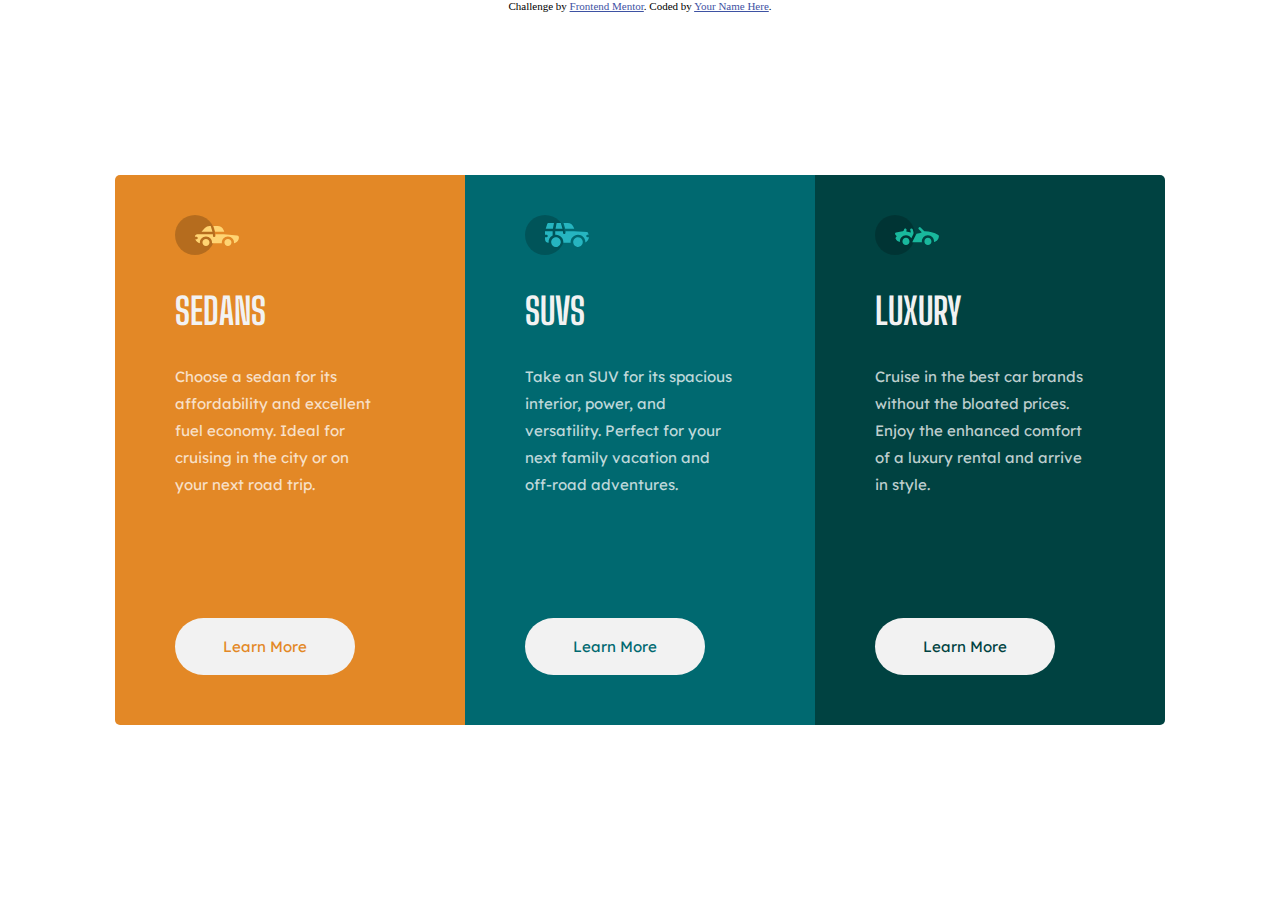
<file: 3-column-preview-card-component-main/index.html>
<!DOCTYPE html>
<html lang="en">
<head>
  <meta charset="UTF-8">
  <meta name="viewport" content="width=device-width, initial-scale=1.0">
  <link rel="icon" type="image/png" sizes="32x32" href="./images/favicon-32x32.png">
  <link rel="stylesheet" href="style/style.css">
  <title>Frontend Mentor | 3-column preview card component</title>
  <style>
    .attribution { font-size: 11px; text-align: center; }
    .attribution a { color: hsl(228, 45%, 44%); }
  </style>
</head>
<body>
  <div class="container">
    <main>
      <section class="sedans">
        <header>
          <img src="images/icon-sedans.svg" alt="sedans">
        </header>
        <h1>Sedans</h1>
        <p>
          Choose a sedan for its affordability and excellent fuel economy. Ideal for cruising in the city
          or on your next road trip.
        </p>
        <div class="button">
            <p id="sedan">Learn More</p>
        </div>
      </section>
      <section class="suvs">
        <header>
          <img src="images/icon-suvs.svg" alt="suvs">
        </header>
        <h1>SUVs</h1>         
        <p>
          Take an SUV for its spacious interior, power, and versatility. Perfect for your next family vacation
          and off-road adventures.
        </p>
        <div class="button">
          <p id="suv">Learn More</p>
        </div>
      </section>
      <section class="luxury">
        <header>
          <img src="images/icon-luxury.svg" alt="luxury">
        </header>
        <h1>Luxury</h1>
        <p>
          Cruise in the best car brands without the bloated prices. Enjoy the enhanced comfort of a luxury
          rental and arrive in style.
        </p>
        <div class="button">
          <p id="luxu">Learn More</p>
        </div>
      </section>
    </main>
  </div>
  <div class="attribution">
    Challenge by <a href="https://www.frontendmentor.io?ref=challenge" target="_blank">Frontend Mentor</a>. 
    Coded by <a href="#">Your Name Here</a>.
  </div>
</body>
</html>
</file>
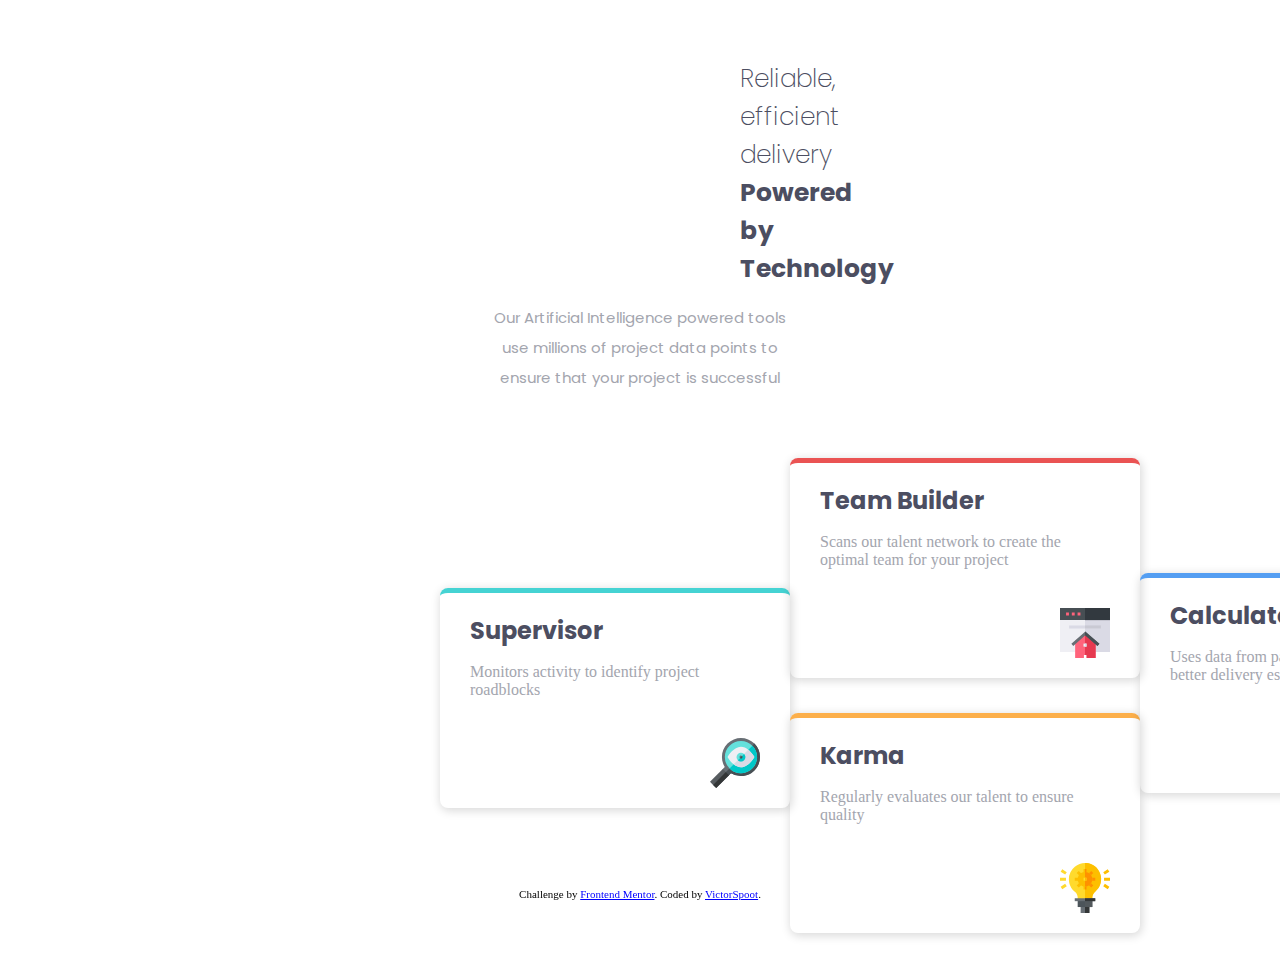
<file: four-card-feature-section-master/index.html>
<!DOCTYPE html>
<html lang="en">
<head>
  <meta charset="UTF-8">
  <meta name="viewport" content="width=device-width, initial-scale=1.0">
  <link rel="icon" type="image/png" sizes="32x32" href="./images/favicon-32x32.png">
  <link rel="stylesheet" type="text/css" href="css/style.css" media="screen and (min-width: 768px)">
  <link rel="stylesheet" type="text/css" href="css/style-mobile.css" media="screen and (max-width: 767px)">
  <link rel="stylesheet" href="css/landscape.css" media="screen and (orientation: landscape)">
  <title>Frontend Mentor | Four card feature section</title>
</head>
<body>
  
  <div class="container">
    <header>
      <h1>
        Reliable, efficient delivery
        <span>Powered by Technology</span>
      </h1>
      <p>
        Our Artificial Intelligence powered tools use millions of project data points
        to ensure that your project is successful
      </p>
    </header>
      <div class="card-container">
        <div class="card-supervisor card-box">
          <div class="texto-card">
            <h2>
              Supervisor
            </h2>
            <p>
              Monitors activity to identify project roadblocks
            </p>
          </div>
          <div class="icone-supervisor icone-box">

          </div>
        </div>
        <div class="card-builder card-box">
          <div class="texto-card">
            <h2>
              Team Builder
            </h2>
            <p>
              Scans our talent network to create the optimal team for your project
            </p>
          </div>
          <div class="icone-builder icone-box">

          </div>
        </div>
        <div class="card-karma card-box">
          <div class="texto-card">
            <h2>
              Karma
            </h2>
            <p>
              Regularly evaluates our talent to ensure quality
            </p>
          </div>
          <div class="icone-karma icone-box">

          </div>
        </div>
        <div class="card-calculator card-box">
          <div class="texto-card">
            <h2>
              Calculator
            </h2>
            <p>
              Uses data from past projects to provide better delivery estimates
            </p>
          </div>
          <div class="icone-calculator icone-box">

          </div>
        </div>
      </div>
  </div>
  <div class="attribuition">
      Challenge by <a href="https://www.frontendmentor.io?ref=challenge" target="_blank" rel="external">Frontend Mentor</a>.
      Coded by <a href="https://github.com/victorspoot" target="_blank" rel="external">VictorSpoot</a>.
  </div>
</body>
</html>
</file>
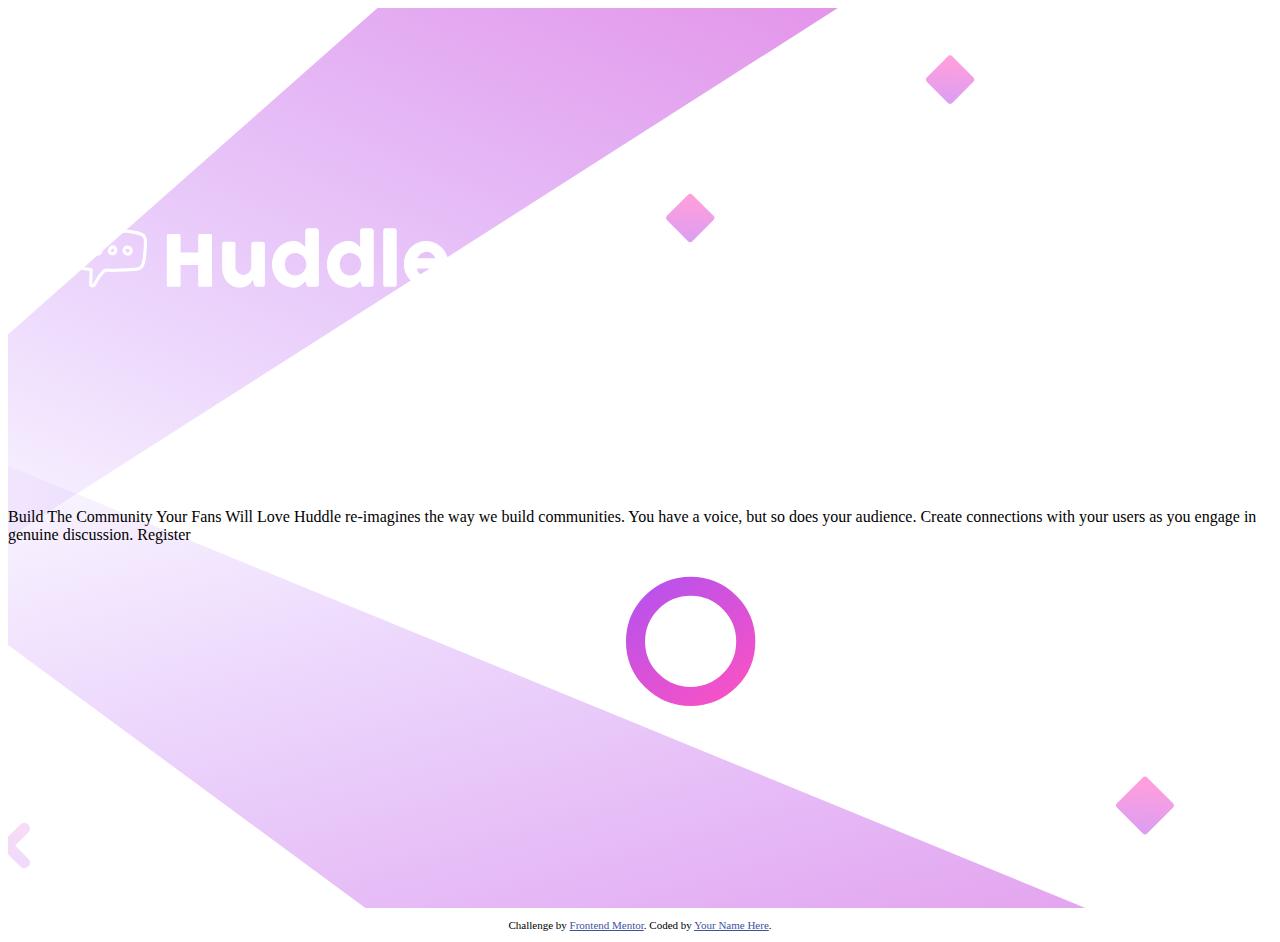
<file: huddle-landing-page-with-single-introductory-section-master/index.html>
<!DOCTYPE html>
<html lang="en">
<head>
  <meta charset="UTF-8">
  <meta name="viewport" content="width=device-width, initial-scale=1.0">
  <link rel="icon" type="image/png" sizes="32x32" href="./images/favicon-32x32.png">
  <title>Frontend Mentor | Huddle landing page with single introductory section</title>
  <link rel="stylesheet" href="CSS/style.css">
  <style>
    .attribution { font-size: 11px; text-align: center; }
    .attribution a { color: hsl(228, 45%, 44%); }
  </style>
</head>
<body>

  <div class="container">
    <div class="image-logo">

    </div>
    Build The Community Your Fans Will Love
    Huddle re-imagines the way we build communities. You have a voice, but so does your audience.
    Create connections with your users as you engage in genuine discussion.
    Register
  </div>

  <footer>
    <p class="attribution">
      Challenge by <a href="https://www.frontendmentor.io?ref=challenge" target="_blank">Frontend Mentor</a>. 
      Coded by <a href="#">Your Name Here</a>.
    </p>
  </footer>
</body>
</html>
</file>
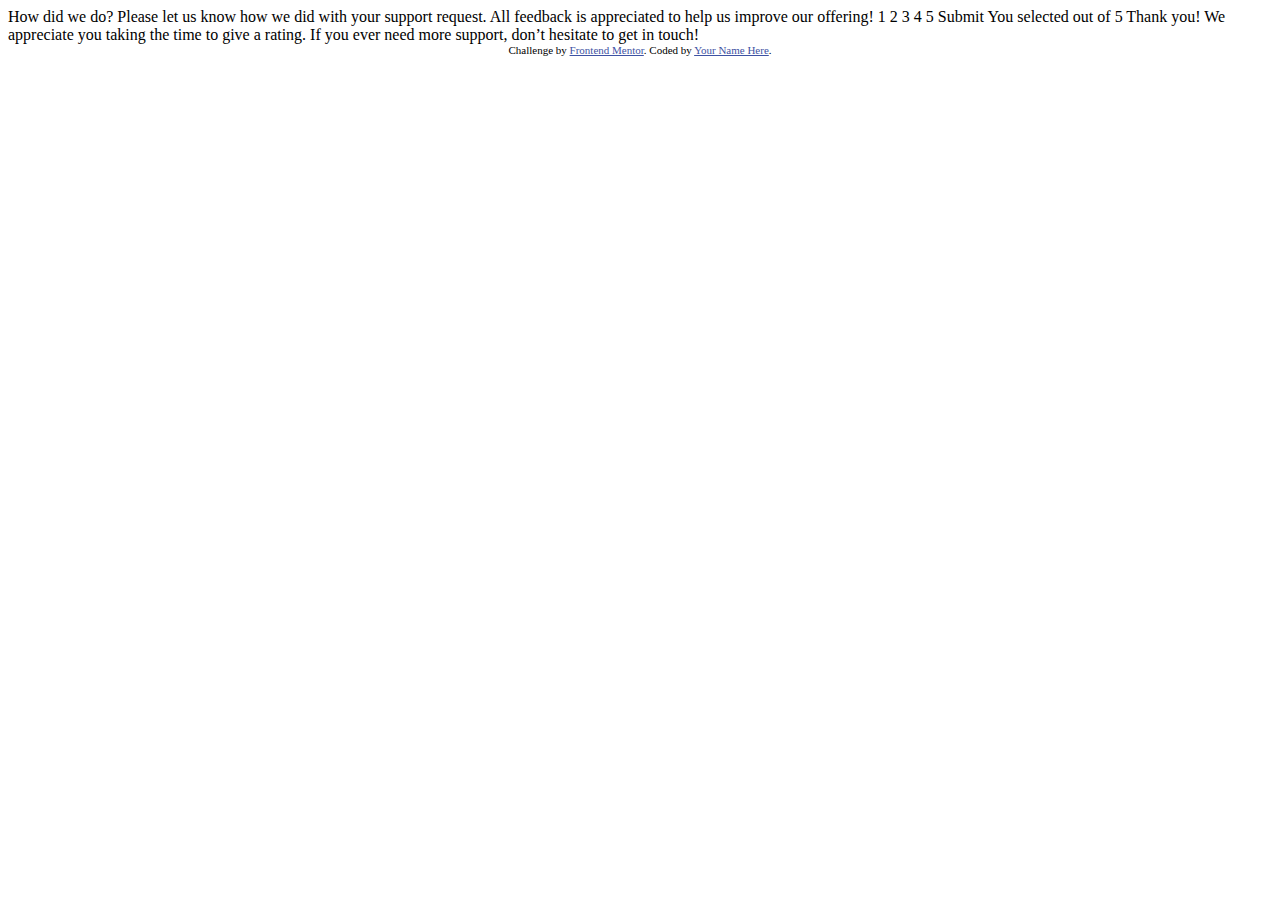
<file: interactive-rating-component-main/index.html>
<!DOCTYPE html>
<html lang="en">
<head>
  <meta charset="UTF-8">
  <meta name="viewport" content="width=device-width, initial-scale=1.0"> <!-- displays site properly based on user's device -->

  <link rel="icon" type="image/png" sizes="32x32" href="./images/favicon-32x32.png">
  
  <title>Frontend Mentor | Interactive rating component</title>

  <!-- Feel free to remove these styles or customise in your own stylesheet 👍 -->
  <style>
    .attribution { font-size: 11px; text-align: center; }
    .attribution a { color: hsl(228, 45%, 44%); }
  </style>
</head>
<body>

  <!-- Rating state start -->

  How did we do?

  Please let us know how we did with your support request. All feedback is appreciated 
  to help us improve our offering!

  1 2 3 4 5

  Submit

  <!-- Rating state end -->

  <!-- Thank you state start -->

  You selected <!-- Add rating here --> out of 5

  Thank you!

  We appreciate you taking the time to give a rating. If you ever need more support, 
  don’t hesitate to get in touch!

  <!-- Thank you state end -->

  
  <div class="attribution">
    Challenge by <a href="https://www.frontendmentor.io?ref=challenge" target="_blank">Frontend Mentor</a>. 
    Coded by <a href="#">Your Name Here</a>.
  </div>
</body>
</html>
</file>
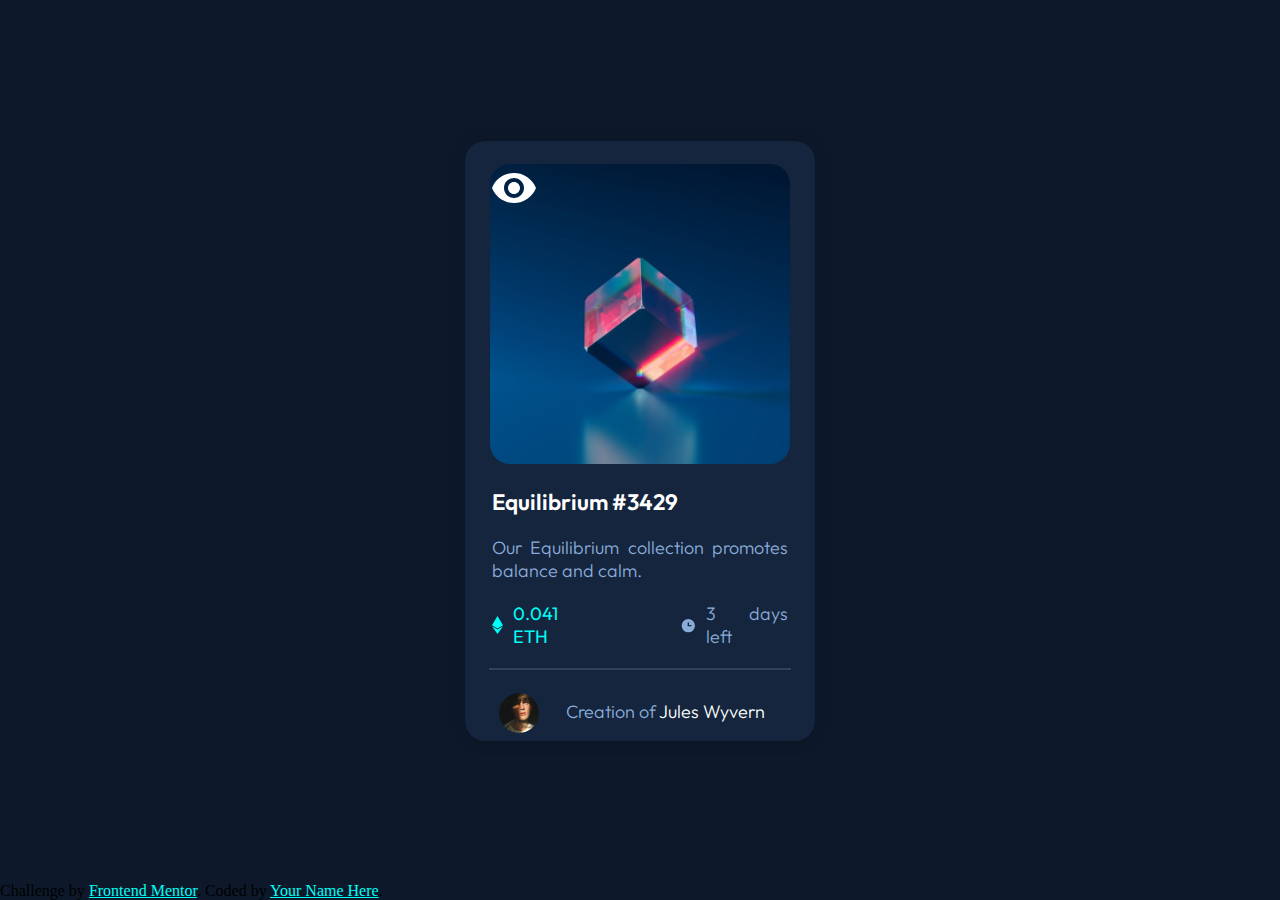
<file: nft-preview-card-component-main/index.html>
<!DOCTYPE html>
<html lang="en">
<head>
  <meta charset="UTF-8">
  <meta name="viewport" content="width=device-width, initial-scale=1.0"> 
  <link rel="icon" type="image/png" sizes="32x32" href="./images/favicon-32x32.png">
  <link rel="stylesheet" href="style/style.css">
  <title>Frontend Mentor | NFT preview card component</title>
</head>
<body>

  <div class="container">
    <main>
      <div class="view">
        <svg width="48" height="48" xmlns="http://www.w3.org/2000/svg"><g fill="none" fill-rule="evenodd"><path d="M0 0h48v48H0z"/><path d="M24 9C14 9 5.46 15.22 2 24c3.46 8.78 12 15 22 15 10.01 0 18.54-6.22 22-15-3.46-8.78-11.99-15-22-15Zm0 25c-5.52 0-10-4.48-10-10s4.48-10 10-10 10 4.48 10 10-4.48 10-10 10Zm0-16c-3.31 0-6 2.69-6 6s2.69 6 6 6 6-2.69 6-6-2.69-6-6-6Z" fill="#FFF" fill-rule="nonzero"/></g></svg>
      </div>
      <div>
        <img src="images/image-equilibrium.jpg" alt="equilibrium">
      </div>
      <div>
        <h1>Equilibrium #3429</h1>
        <p>Our Equilibrium collection promotes balance and calm.</p>
      </div>
        <div class="eth">
          <p>
            <svg width="11" height="18" xmlns="http://www.w3.org/2000/svg"><path d="M11 10.216 5.5 18 0 10.216l5.5 3.263 5.5-3.262ZM5.5 0l5.496 9.169L5.5 12.43 0 9.17 5.5 0Z" fill="#00FFF8"/>
            </svg> 
            0.041 ETH
          </p>
          <p>
            <svg width="17" height="17" xmlns="http://www.w3.org/2000/svg"><path d="M8.305 2.007a6.667 6.667 0 1 0 0 13.334 6.667 6.667 0 0 0 0-13.334Zm2.667 7.334H8.305a.667.667 0 0 1-.667-.667V6.007a.667.667 0 0 1 1.334 0v2h2a.667.667 0 0 1 0 1.334Z" fill="#8BACD9"/></svg>
            3 days left
          </p>
        </div>
        <hr id="line">
      <div class="avatar">
        <img class="img-avatar" src="images/image-avatar.png" alt="avatar">
        <p>Creation of <span>Jules Wyvern</span></P>
      </div>
    </main>
  </div>

  <div>
    Challenge by <a href="https://www.frontendmentor.io?ref=challenge" target="_blank">Frontend Mentor</a>. 
    Coded by <a href="#">Your Name Here</a>.
  </div>
</body>
</html>
</file>
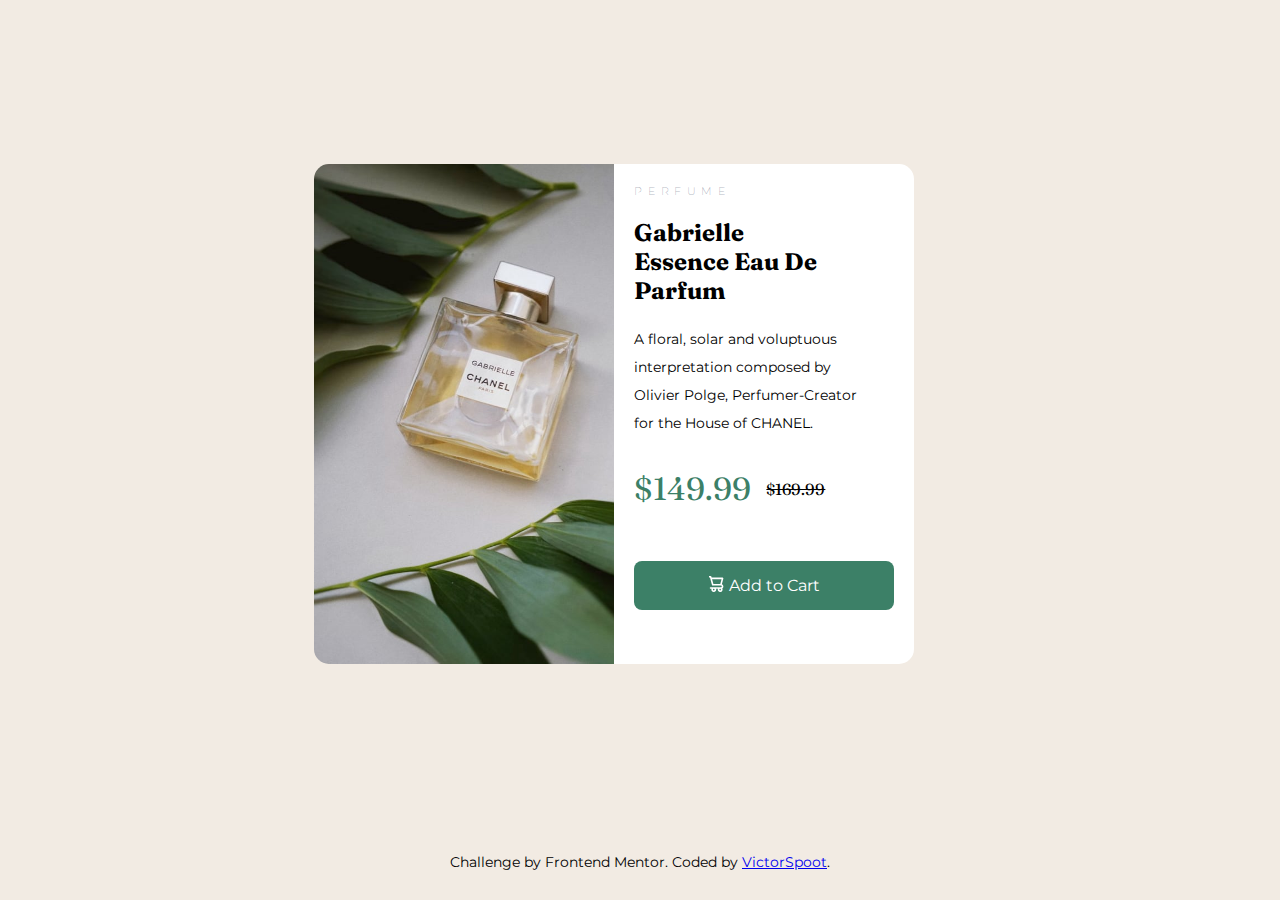
<file: Nova pasta/index.html>
<!DOCTYPE html>
<html lang="en">
<head>
    <meta charset="UTF-8">
    <meta http-equiv="X-UA-Compatible" content="IE=edge">
    <meta name="viewport" content="width=device-width, initial-scale=1.0">
    <link rel="stylesheet" href="style/style.css">
    <title>Product preview card component</title>
</head>
<body>
    <div class="container">

        <div id="imagem">
            
        </div>
        
        <main>
            
            <h1>PERFUME</h1>

            <h2>
                Gabrielle <br> Essence Eau De <br> Parfum
            </h2>

            <p>
                A floral, solar and voluptuous <br> interpretation composed by <br> Olivier Polge, Perfumer-Creator <br> for the House of CHANEL.
            </p>
            <p class="price">
                $149.99 <del class="price-before">$169.99</del>
            </p>

            <div class="cart-buttom">
                <svg width="15" height="16" xmlns="http://www.w3.org/2000/svg"><path d="M14.383 10.388a2.397 2.397 0 0 0-1.518-2.222l1.494-5.593a.8.8 0 0 0-.144-.695.8.8 0 0 0-.631-.28H2.637L2.373.591A.8.8 0 0 0 1.598 0H0v1.598h.983l1.982 7.4a.8.8 0 0 0 .799.59h8.222a.8.8 0 0 1 0 1.599H1.598a.8.8 0 1 0 0 1.598h.943a2.397 2.397 0 1 0 4.507 0h1.885a2.397 2.397 0 1 0 4.331-.376 2.397 2.397 0 0 0 1.12-2.021ZM11.26 7.99H4.395L3.068 3.196h9.477L11.26 7.991Zm-6.465 6.392a.8.8 0 1 1 0-1.598.8.8 0 0 1 0 1.598Zm6.393 0a.8.8 0 1 1 0-1.598.8.8 0 0 1 0 1.598Z" fill="#FFF"/>
                </svg>
                <div class="pcart">
                    <a href="#">Add to Cart</a>
                </div>
            </div>
        </main>
    </div>
    <footer><p>Challenge by Frontend Mentor. Coded by <a href="https://github.com/victorspoot" target="_blank" rel="external">VictorSpoot</a>.</p></footer>
</body>
</html>
</file>
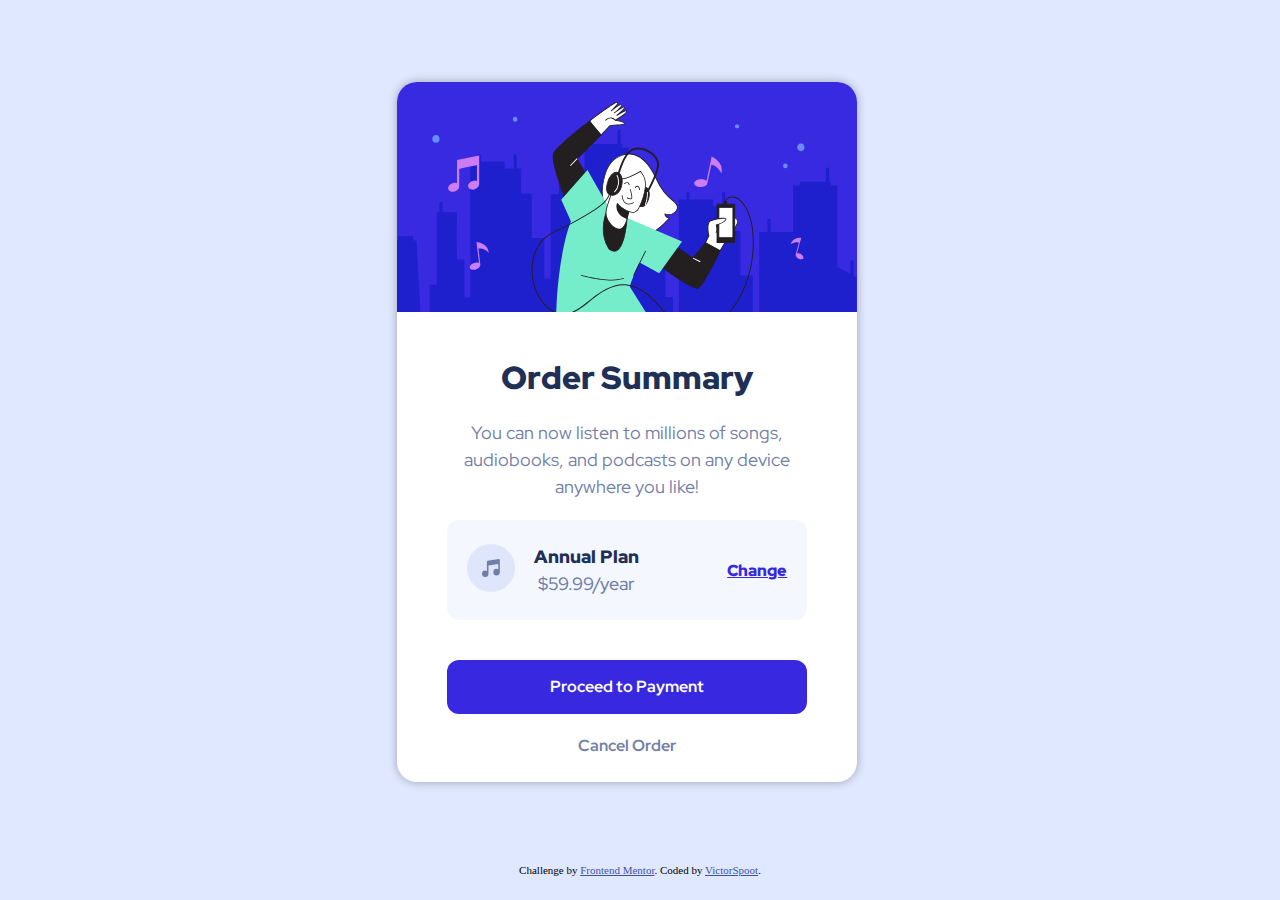
<file: order-summary-component-main/index.html>
<!DOCTYPE html>
<html lang="en">
<head>
  <meta charset="UTF-8">
  <meta name="viewport" content="width=device-width, initial-scale=1.0">
  <link rel="icon" type="image/png" sizes="32x32" href="./images/favicon-32x32.png">
  <link rel="stylesheet" href="style/style.css">
  <title>Frontend Mentor | Order summary card</title>
</head>
<body>
  <div class="container">
    <main>
      <div class="illustration-hero">
        <img src="images/illustration-hero.svg" alt="illustration-hero">
      </div>
      <section>
        <h1>Order Summary</h1>
        <p>
          You can now listen to millions of songs, audiobooks, and podcasts on any
          device anywhere you like!
        </p>
        <section class="plan">
            <div>
              <img src="images/icon-music.svg" alt="icon-music">
            </div>
            <div>
              <p>Annual Plan <span>$59.99/year</span></p>
            </div>
            <div>
              Change
            </div>
        </section>
        <section>
          <p id="payment">Proceed to Payment</p>
        </section>
        <p id="cancel">
          Cancel Order
        </p>
      </section>
    </main>
  </div>
  
  <div class="attribution">
    Challenge by <a href="https://www.frontendmentor.io?ref=challenge" target="_blank" rel="external">Frontend Mentor</a>. 
    Coded by <a href="https://github.com/victorspoot" target="_blank" rel="external">VictorSpoot</a>.
  </div>
</body>
</html>
</file>
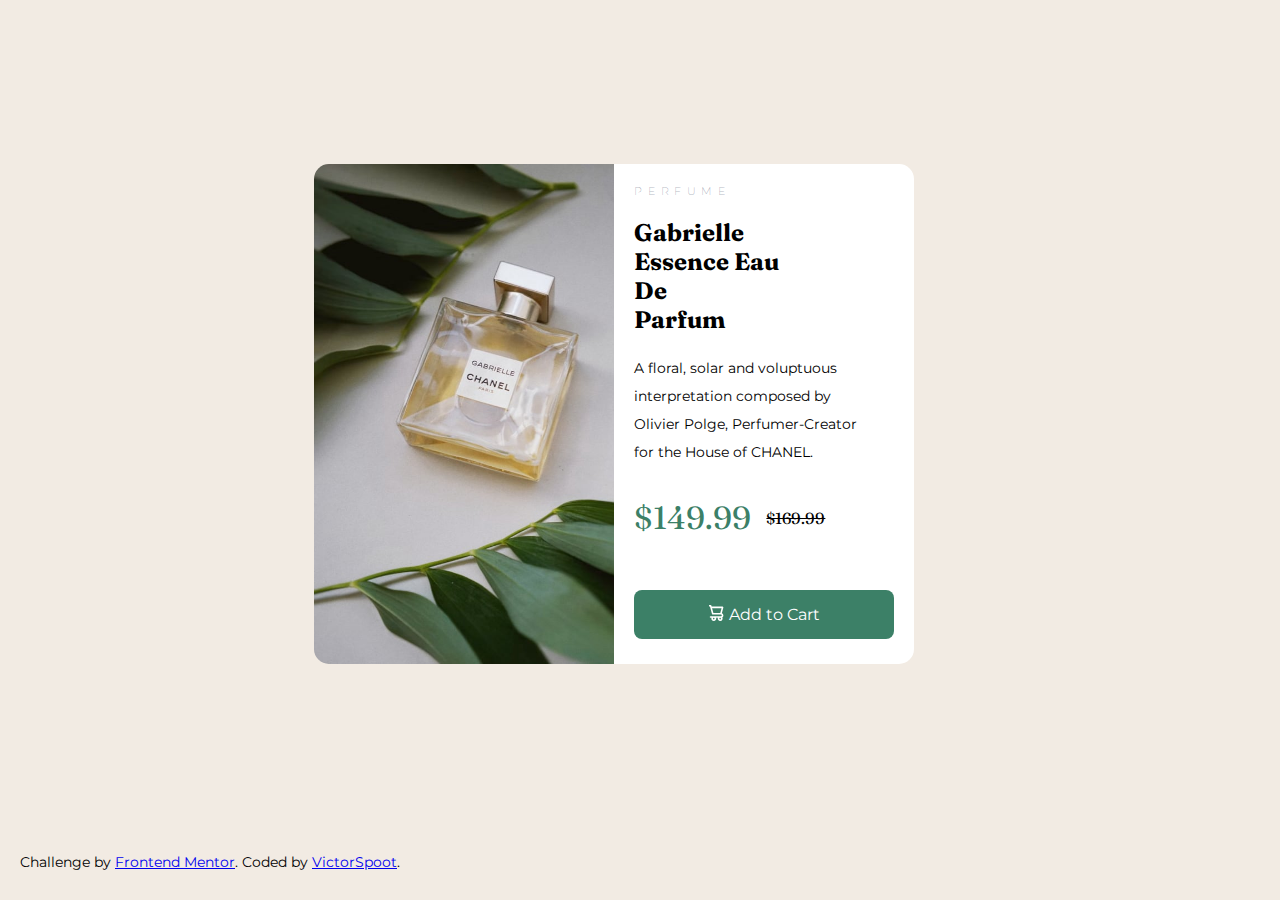
<file: product-preview-card-component-main/index.html>
<!DOCTYPE html>
<html lang="en">
<head>
    <meta charset="UTF-8">
    <meta http-equiv="X-UA-Compatible" content="IE=edge">
    <meta name="viewport" content="width=device-width, initial-scale=1.0">
    <link rel="stylesheet" href="style/style.css">
    <title>Product preview card component</title>
</head>
<body>
    <div class="container">

        <div id="imagem">
            
        </div>
        
        <main>
            
            <h1>PERFUME</h1>

            <h2>
                Gabrielle <br> Essence Eau De <br> Parfum
            </h2>

            <p>
                A floral, solar and voluptuous <br> interpretation composed by <br> Olivier Polge, Perfumer-Creator <br> for the House of CHANEL.
            </p>
            <p class="price">
                $149.99 <del class="price-before">$169.99</del>
            </p>

            <div class="cart-buttom">
                <svg width="15" height="16" xmlns="http://www.w3.org/2000/svg"><path d="M14.383 10.388a2.397 2.397 0 0 0-1.518-2.222l1.494-5.593a.8.8 0 0 0-.144-.695.8.8 0 0 0-.631-.28H2.637L2.373.591A.8.8 0 0 0 1.598 0H0v1.598h.983l1.982 7.4a.8.8 0 0 0 .799.59h8.222a.8.8 0 0 1 0 1.599H1.598a.8.8 0 1 0 0 1.598h.943a2.397 2.397 0 1 0 4.507 0h1.885a2.397 2.397 0 1 0 4.331-.376 2.397 2.397 0 0 0 1.12-2.021ZM11.26 7.99H4.395L3.068 3.196h9.477L11.26 7.991Zm-6.465 6.392a.8.8 0 1 1 0-1.598.8.8 0 0 1 0 1.598Zm6.393 0a.8.8 0 1 1 0-1.598.8.8 0 0 1 0 1.598Z" fill="#FFF"/>
                </svg>
                <div class="pcart">
                    <a href="#">Add to Cart</a>
                </div>
            </div>
        </main>
    </div>
    <footer><p>Challenge by <a href="https://www.frontendmentor.io/">Frontend Mentor</a>. Coded by <a href="https://github.com/victorspoot" target="_blank" rel="external">VictorSpoot</a>.</p></footer>
</body>
</html>
</file>
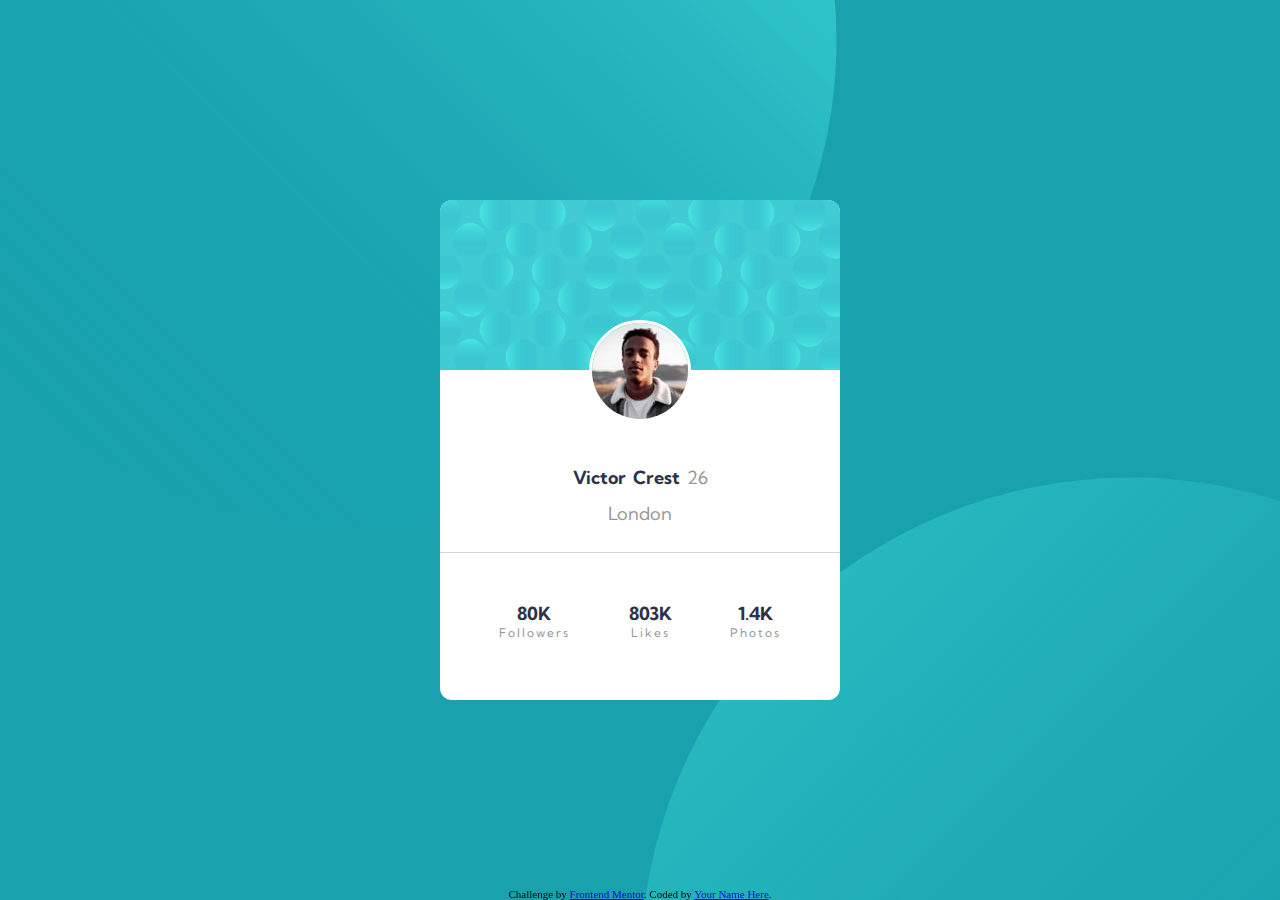
<file: profile-card-component-main/index.html>
<!DOCTYPE html>
<html lang="en">
<head>
  <meta charset="UTF-8">
  <meta name="viewport" content="width=device-width, initial-scale=1.0">
  <link rel="icon" type="image/png" sizes="32x32" href="./images/favicon-32x32.png">
  <link rel="stylesheet" href="style/style.css">
  <title>Frontend Mentor | Profile card component</title>
</head>
<body>
  <div class="container">
      <img id="pattern-top" src="images/bg-pattern-top.svg">
      <img id="pattern-bottom" src="images/bg-pattern-bottom.svg">
    <main>
      <header>
        <img src="images/bg-pattern-card.svg" alt="pattern-card">
        <img src="images/image-victor.jpg" alt="image-victor">
      </header>
      <section class="name">
        <p>
          Victor Crest
          <span>
            26
            London
          </span>
        </p>
      </section>
      <section class="status">
        <p>
          80K
          <span>Followers</span>
        </p>
        <p>
          803K
          <span>Likes</span>
        </p>
        <p>
          1.4K
          <span>Photos</span>
        </p>
      </section>
    </main>
  </div>
  <div class="attribution">
    Challenge by <a href="https://www.frontendmentor.io?ref=challenge" target="_blank">Frontend Mentor</a>.
    Coded by <a href="#">Your Name Here</a>.
  </div>
</body>
</html>
</file>
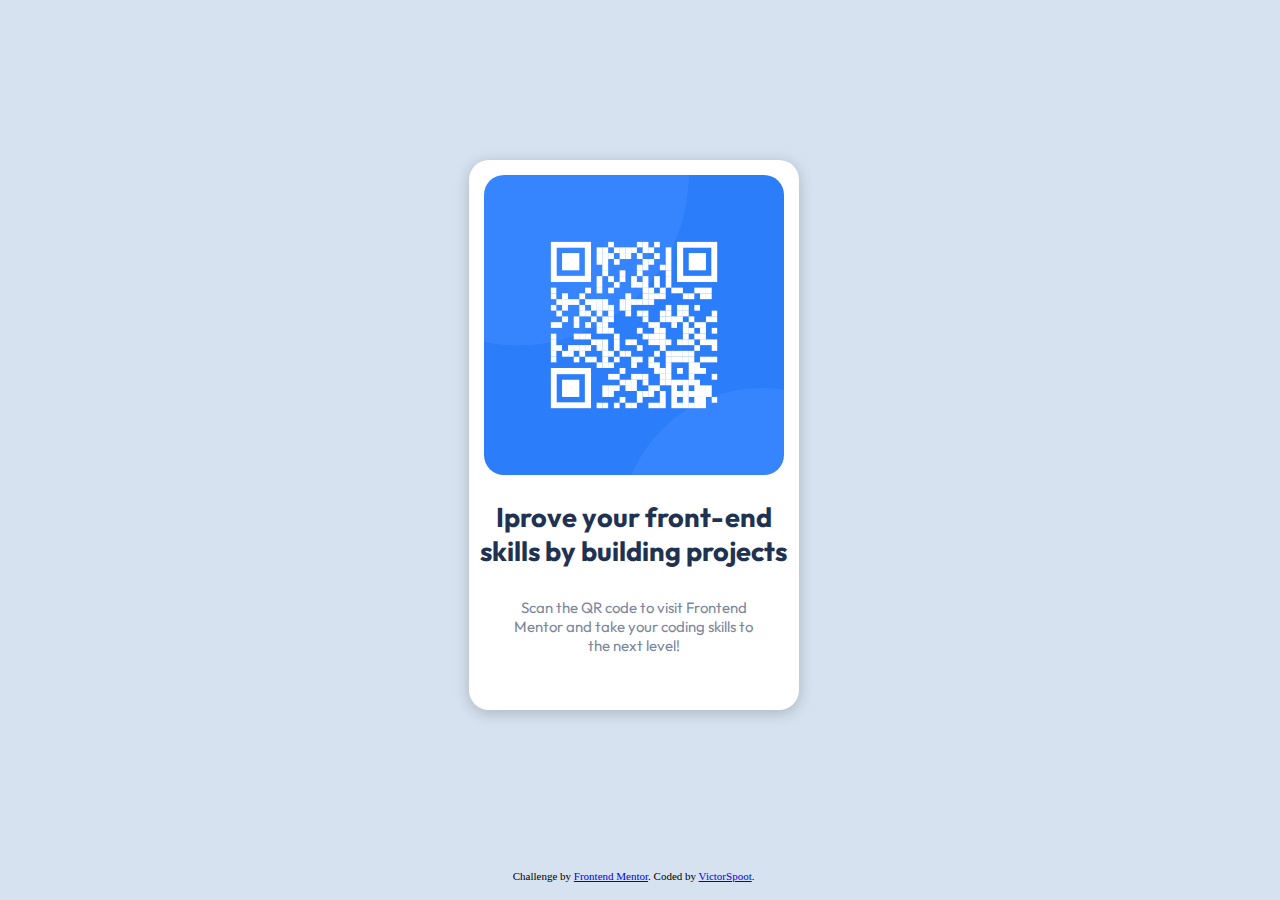
<file: qr-code-component-main/index.html>
<!DOCTYPE html>
<html lang="en">
<head>
  <meta charset="UTF-8">
  <meta name="viewport" content="width=device-width, initial-scale=1.0">
  <link rel="icon" type="image/png" sizes="32x32" href="./images/favicon-32x32.png">
  <link rel="stylesheet" href="style/style.css">
  <title>Frontend Mentor | QR code component</title>
</head>
<body>
  <div class="container">
    <main>
        <div class="imagem">

        </div>
        <p class="p-1">Iprove your front-end skills by building projects</p>
        <p>Scan the QR code to visit Frontend Mentor and take your coding skills to the next level!</p>
    </main>
    <div class="attribuition">
        Challenge by <a href="https://www.frontendmentor.io?ref=challenge" target="_blank" rel="external">Frontend Mentor</a>.
        Coded by <a href="https://github.com/victorspoot" target="_blank" rel="external">VictorSpoot</a>.
    </div>
  </div>
</body>
</html>
</file>
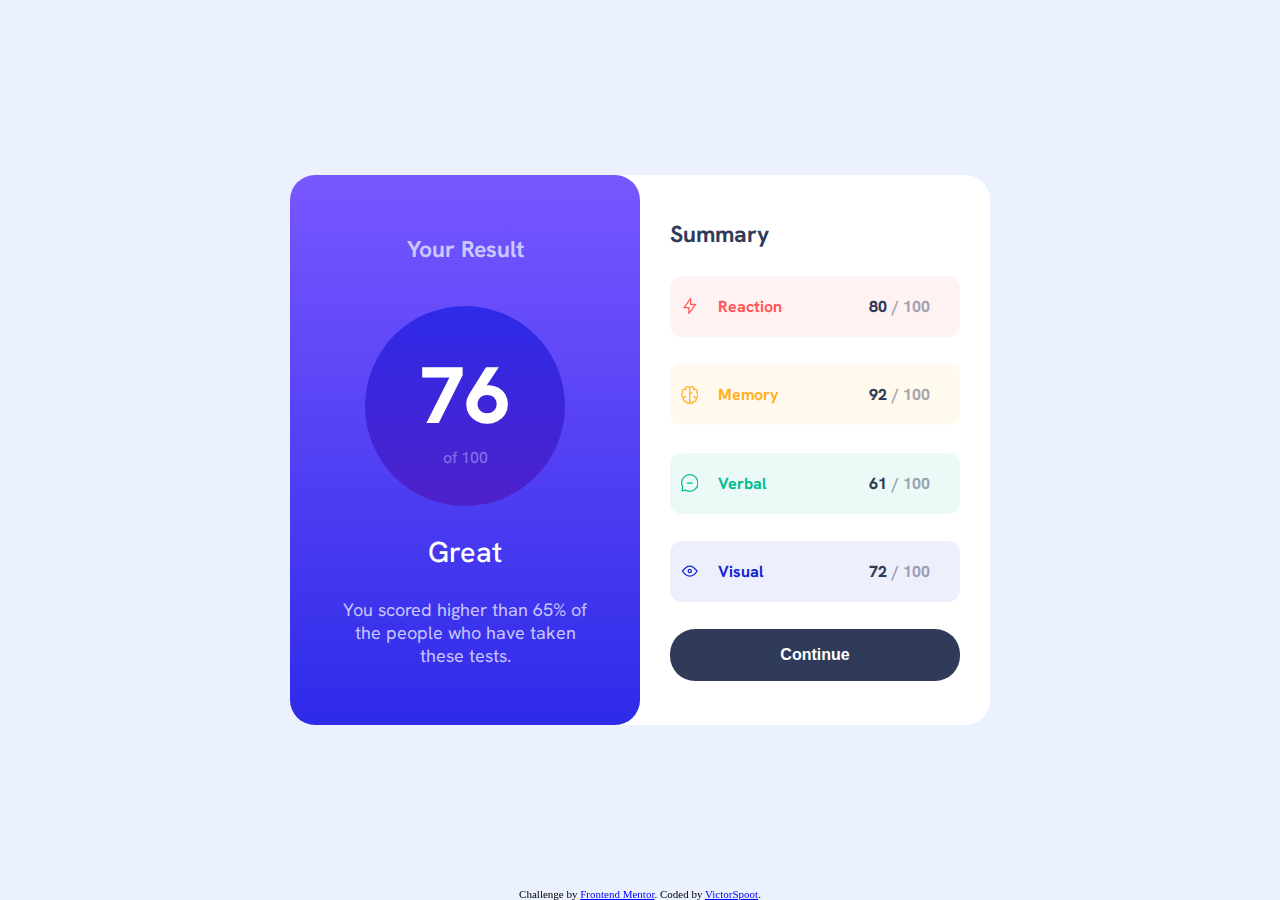
<file: results-summary-component-main/index.html>
<!DOCTYPE html>
<html lang="en">
<head>
  <meta charset="UTF-8">
  <meta name="viewport" content="width=device-width, initial-scale=1.0"> 
  <link rel="icon" type="image/png" sizes="32x32" href="./assets/images/favicon-32x32.png">
  <link rel="stylesheet" href="css/style.css">
  <link rel="stylesheet" href="css/style-mobile.css">
  <title>Frontend Mentor | Results summary component</title>
</head>
<body>
  <div class="container">
      <main>
        <div class="result">
          <h1>
            Your Result
          </h1>
            <div class="circle">
              <p>76</p>
              <p>of 100</p>
            </div>
              <p id="great">
                Great
              </p>
              <p id="text-p">
                You scored higher than 65% of the people who have taken these tests.
              </p>
        </div>
        <div class="summary">
          <h1>Summary</h1>
          <div class="reaction box">
            <div class="icone-reaction">

            </div>
            <p>
              Reaction
              <span>80 <span class="style-100">/ 100</span></span>
            </p>
          </div>
          <div class="memory box">
            <div class="icone-memory">

            </div>
            <p>
              Memory
              <span>92 <span class="style-100">/ 100</span></span>
            </p>
          </div>
          <div class="verbal box">
            <div class="icone-verbal">

            </div>
            <p>
              Verbal
              <span>61 <span class="style-100">/ 100</span></span>
            </p>
          </div>
          <div class="visual box">
            <div class="icone-visual">

            </div>
            <p>
              Visual
              <span>72 <span class="style-100">/ 100</span></span>
            </p>
          </div>
          <button>Continue</button>
        </div>  
      </main>
  </div>
  <div class="attribution">
    Challenge by <a href="https://www.frontendmentor.io?ref=challenge" target="_blank">Frontend Mentor</a>. 
    Coded by <a href="https://github.com/victorspoot">VictorSpoot</a>.
  </div>
</body>
</html>
</file>
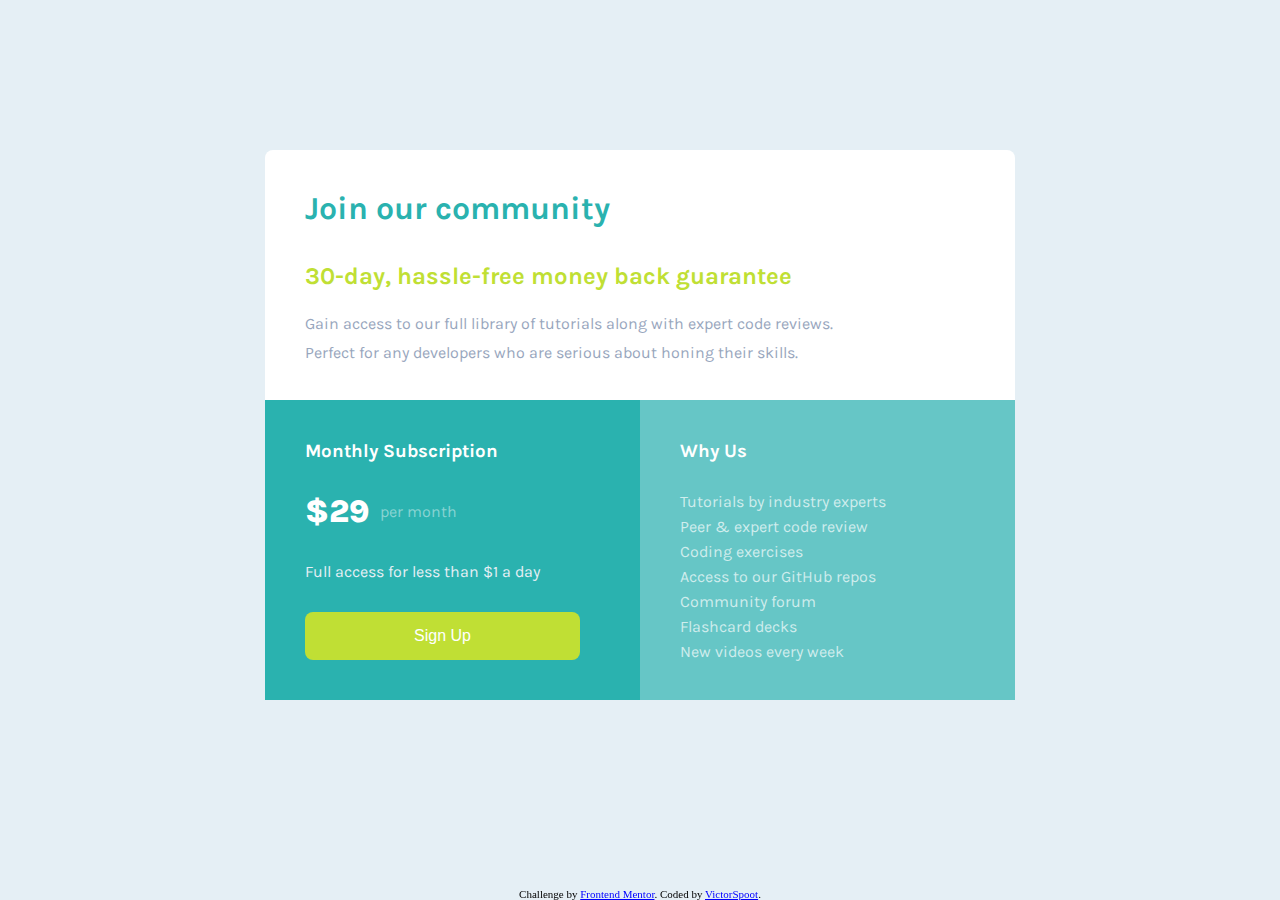
<file: single-price-grid-component-master/index.html>
<!DOCTYPE html>
<html lang="en">
<head>
  <meta charset="UTF-8">
  <meta name="viewport" content="width=device-width, initial-scale=1.0">
  <link rel="icon" type="image/png" sizes="32x32" href="./images/favicon-32x32.png">
  <link rel="stylesheet" href="css/style.css">
  <link rel="stylesheet" href="css/style-mobile.css">
  <title>Frontend Mentor | Single Price Grid Component</title>
</head>
<body>
  <div class="container">
      <main>
        <div class="join box">
          <h1>
            Join our community
          </h1>
          <h2>
            30-day, hassle-free money back guarantee
          </h2>
          <p>
            Gain access to our full library of tutorials along with expert code reviews. Perfect for any developers who are serious about honing their skills.
          </p>
        </div>
        <div class="price box">
          <h3>
            Monthly Subscription
          </h3>
          <p>
            <span>&dollar;29</span> per month
          </p>
          <p>
            Full access for less than &dollar;1 a day
          </p>
          <button>Sign Up</button>
        </div>
        <div class="why-us">
          <h3>
            Why Us
          </h3>
          <p>Tutorials by industry experts</p>
          <p>Peer &amp; expert code review</p>
          <p>Coding exercises</p>
          <p>Access to our GitHub repos</p>
          <p>Community forum</p>
          <p>Flashcard decks</p>
          <p>New videos every week</p>
        </div>
      </main>
  </div>
  
  <footer>
    <p class="attribution">
      Challenge by <a href="https://www.frontendmentor.io?ref=challenge" target="_blank">Frontend Mentor</a>. 
      Coded by <a href="https://github.com/victorspoot">VictorSpoot</a>.
    </p>
  </footer>
</body>
</html>
</file>
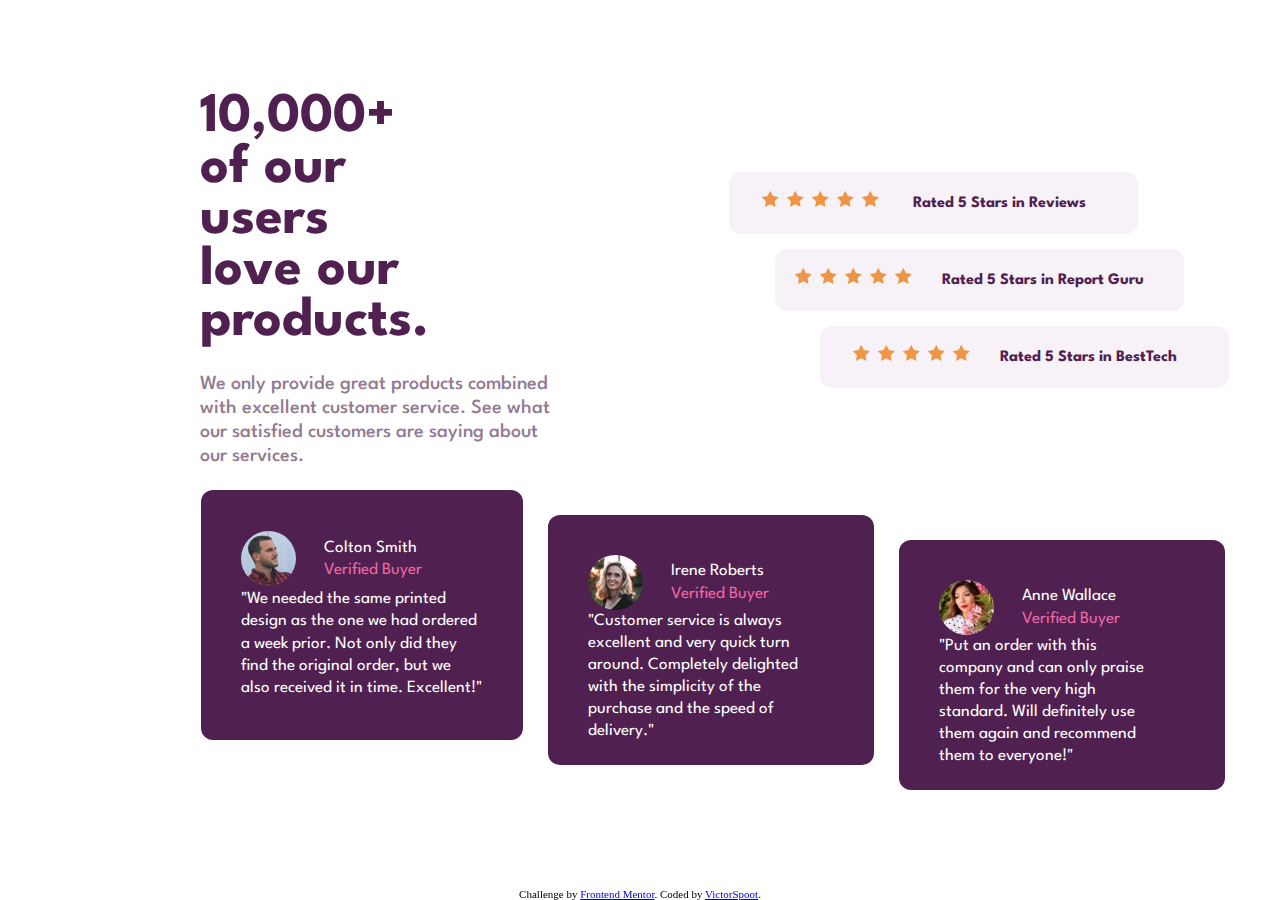
<file: social-proof-section-master/index.html>
<!DOCTYPE html>
<html lang="en">
  <head>
    <meta charset="UTF-8" />
    <meta name="viewport" content="width=device-width, initial-scale=1.0" />
    <link rel="icon" type="image/png" sizes="32x32" href="./images/favicon-32x32.png"/>
    <link rel="stylesheet" href="style/style.css" media="screen and (orientation: landscape)">
    <link rel="stylesheet" href="style/mobile.css" media="screen and (orientation: portrait)">
    <title>Frontend Mentor | Social proof section</title>
    </style>
  </head>
  <body>
    <div class="container">
      <header>
        <h1>10,000+ of our users love our products.</h1>
        <p>
            We only provide great products combined with excellent customer service.
            See what our satisfied customers are saying about our services.
        </p>
      </header>
          <aside>
              <div class="review"><img src="images/icon-star.svg"><img src="images/icon-star.svg"><img src="images/icon-star.svg"><img src="images/icon-star.svg"><img class="last-star" src="images/icon-star.svg"> <p>Rated 5 Stars in Reviews</p></div><!--review-->
              <div class="guru"><img src="images/icon-star.svg"><img src="images/icon-star.svg"><img src="images/icon-star.svg"><img src="images/icon-star.svg"><img class="last-star" src="images/icon-star.svg"><p>Rated 5 Stars in Report Guru</p></div><!--guru-->
              <div class="besttech"><img src="images/icon-star.svg"><img src="images/icon-star.svg"><img src="images/icon-star.svg"><img src="images/icon-star.svg"><img class="last-star" src="images/icon-star.svg"><p>Rated 5 Stars in BestTech</p></div><!--besttech-->
          </aside>
          <section>
            <div class="smith">
                <img src="images/image-colton.jpg" alt="smith">
                <p class="padding-p">
                      Colton Smith
                <span>Verified Buyer</span>
                </p>
                <p>
                  "We needed the same printed design as the one we had ordered a week prior.
                  Not only did they find the original order, but we also received it in time.
                  Excellent!"
                </p>
            </div>
              <div class="roberts">
                <img src="images/image-irene.jpg" alt="irene">
                <p class="padding-p">
                    Irene Roberts
                <span>Verified Buyer</span>
                </p>
                <p>
                  "Customer service is always excellent and very quick turn around. Completely
                  delighted with the simplicity of the purchase and the speed of delivery."
                </p>
            </div>
            <div class="wallack">
                <img src="images/image-anne.jpg" alt="anne">
                <p class="padding-p">
                    Anne Wallace
                <span>Verified Buyer</span>
                </p>
                <p>
                  "Put an order with this company and can only praise them for the very high
                  standard. Will definitely use them again and recommend them to everyone!"
                </p>
            </div>
            </section>
                <div class="attribution">
                Challenge by
                <a href="https://www.frontendmentor.io?ref=challenge" target="_blank"
                >Frontend Mentor</a
                >. Coded by <a href="https://github.com/victorspoot" target="_blank" rel="external">VictorSpoot</a>.
            </div>
      </div>
  </body>
</html>
</file>
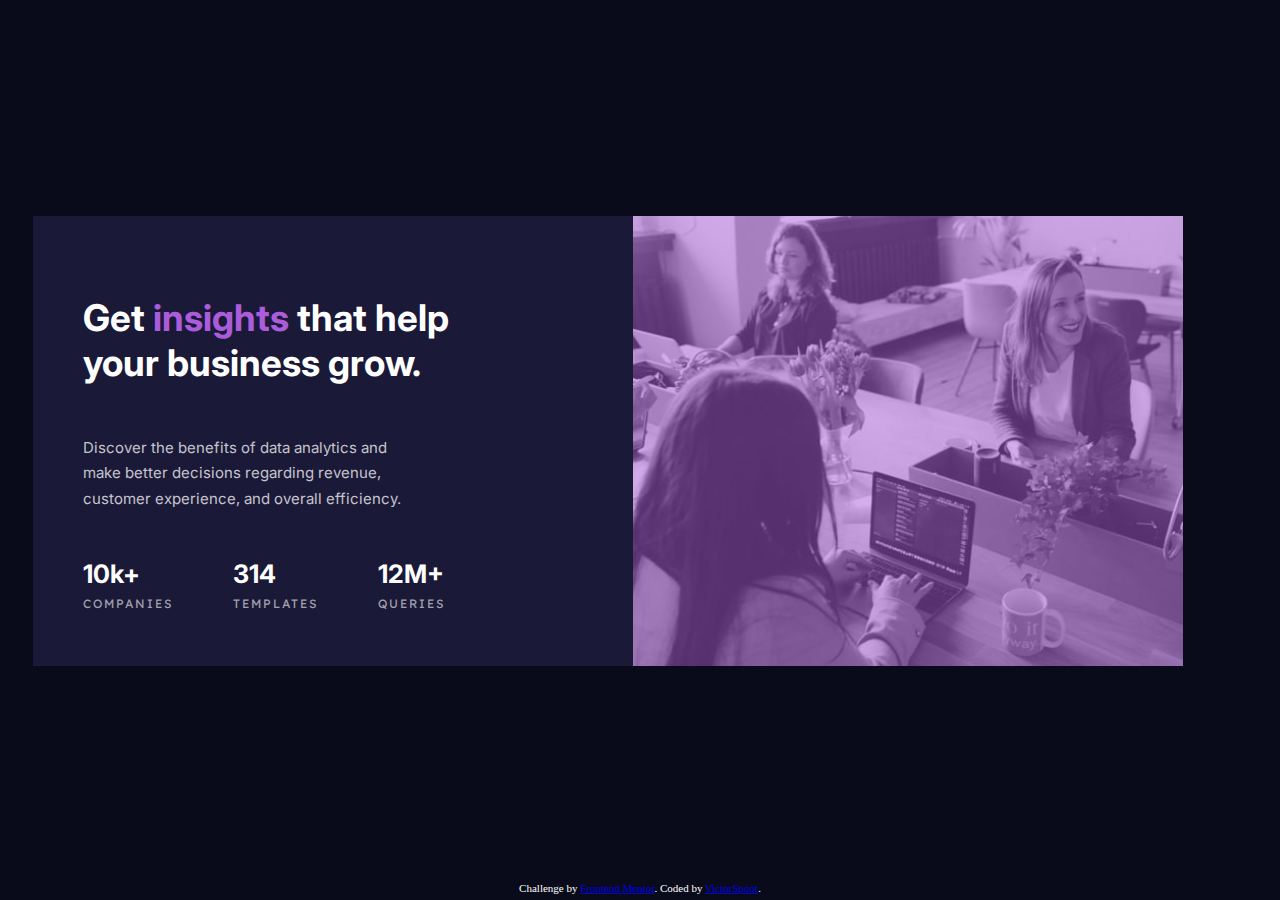
<file: stats-preview-card-component-main/index.html>
<!DOCTYPE html>
<html lang="en">
<head>
  <meta charset="UTF-8">
  <meta name="viewport" content="width=device-width, initial-scale=1.0"> 
  <link rel="icon" type="image/png" sizes="32x32" href="./images/favicon-32x32.png">
  <link rel="stylesheet" href="style/landscape/landscape.css" media="screen" orientation="landscape">
  <title>Frontend Mentor | Stats preview card component</title>
</head>
<body>
    <div class="container">
      <main>
        <section id="image">
          <div class="color-mask"></div>
        </section>
          <section class="text">
            <h1>Get <span>insights</span> that help your business grow.
            </h1>
            <p>
              Discover the benefits of data analytics and make better decisions regarding revenue, customer
              experience, and overall efficiency.
            </p>
          <section class="numbers">
              <p>
                <span class="edit-numbers">10k+</span> <span class="edit-text">companies</span>
              </p>
              <p>
                <span class="edit-numbers">314</span> <span class="edit-text">templates</span>
              </p>
              <p>
                <span class="edit-numbers">12M+</span> <span class="edit-text">queries</span>
              </p>
          </section>
        </section>
      </main>
    </div>
    <div class="attribution">
      Challenge by <a href="https://www.frontendmentor.io?ref=challenge" target="_blank">Frontend Mentor</a>.
      Coded by <a href="https://github.com/victorspoot" target="_blank" rel="external">VictorSpoot</a>.
    </div>
</body>
</html>
</file>
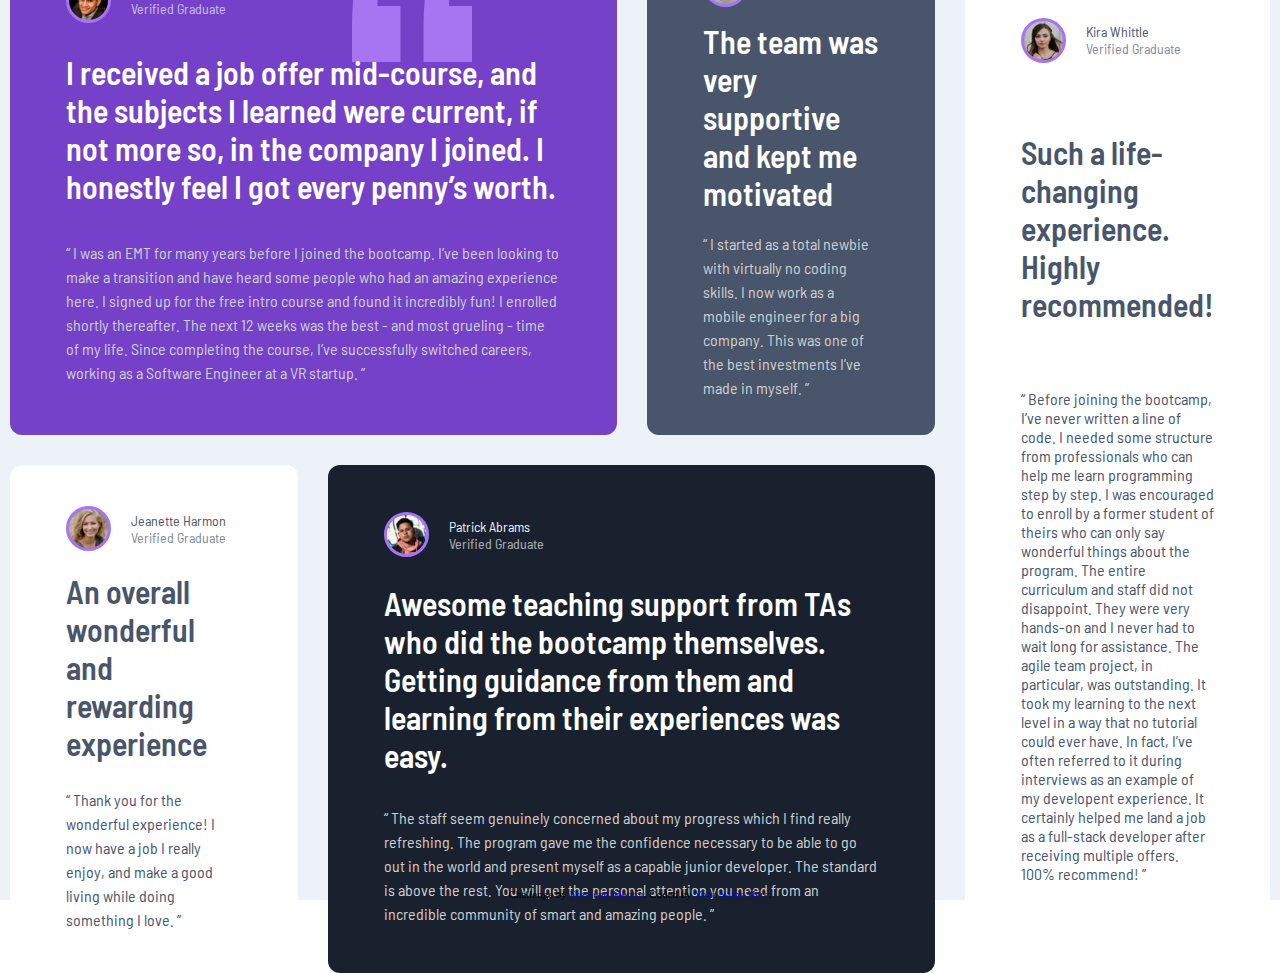
<file: testimonials-grid-section-main/index.html>
<!DOCTYPE html>
<html lang="en">
<head>
  <meta charset="UTF-8">
  <meta name="viewport" content="width=device-width, initial-scale=1.0">
  <link rel="icon" type="image/png" sizes="32x32" href="./images/favicon-32x32.png">
  <link rel="stylesheet" href="CSS/style.css">
  <link rel="stylesheet" href="CSS/mobile-style.css">
  <title>Frontend Mentor | [Testimonials grid section]</title>
</head>
<body>
  <div class="container">
    <div class="container-grid">
      <section class="section-1 section-box">
        <div class="perfil">
          <div class="img-1 img-config"></div>
          <p>Daniel Clifford <span>Verified Graduate</span></p>
        </div>
        <h1>
          I received a job offer mid-course, and the subjects I learned were current, if not more so,
          in the company I joined. I honestly feel I got every penny’s worth.
        </h1>
          <blockquote>
            “ I was an EMT for many years before I joined the bootcamp. I’ve been looking to make a
            transition and have heard some people who had an amazing experience here. I signed up
            for the free intro course and found it incredibly fun! I enrolled shortly thereafter.
            The next 12 weeks was the best - and most grueling - time of my life. Since completing
            the course, I’ve successfully switched careers, working as a Software Engineer at a VR startup. ”
          </blockquote>
      </section>
      <section class="section-2 section-box">
        <div class="perfil">
          <div class="img-2 img-config"></div>
          <p>
            Jonathan Walters
            <span>Verified Graduate</span>
          </p>
        </div>
          <h1>
            The team was very supportive and kept me motivated
          </h1>
          <blockquote>
            “ I started as a total newbie with virtually no coding skills. I now work as a mobile engineer
            for a big company. This was one of the best investments I’ve made in myself. ”
          </blockquote>
      </section>
      <section class="section-3 section-box">
        <div class="perfil perfil-dark">
          <div class="img-3 img-config"></div>
          <p>
            Jeanette Harmon
            <span>Verified Graduate</span>
          </p>
        </div>
          <h1 class="h1-dark">
            An overall wonderful and rewarding experience
          </h1>
        <blockquote class="blockquote-dark">
            “ Thank you for the wonderful experience! I now have a job I really enjoy, and make a good living
            while doing something I love. ”
        </blockquote>
      </section>
      <section class="section-4 section-box">
        <div class="perfil">
          <div class="img-4 img-config"></div>
          <p>
            Patrick Abrams
            <span>Verified Graduate</span>
          </p>
        </div>
          <h1>
            Awesome teaching support from TAs who did the bootcamp themselves. Getting guidance from them and
            learning from their experiences was easy.
          </h1>
        <blockquote>
            “ The staff seem genuinely concerned about my progress which I find really refreshing. The program
            gave me the confidence necessary to be able to go out in the world and present myself as a capable
            junior developer. The standard is above the rest. You will get the personal attention you need from
            an incredible community of smart and amazing people. ”
        </blockquote>
      </section>
      <section class="section-5 section-box">
        <div class="perfil perfil-dark">
          <div class="img-5 img-config"></div>
          <p>
            Kira Whittle
            <span>Verified Graduate</span>
          </p>
        </div>
          <h1 class="h1-dark">
            Such a life-changing experience. Highly recommended!
          </h1>
          <blackquote class="blockquote-dark">
            “ Before joining the bootcamp, I’ve never written a line of code. I needed some structure from
            professionals who can help me learn programming step by step. I was encouraged to enroll by a former
            student of theirs who can only say wonderful things about the program. The entire curriculum and staff
            did not disappoint. They were very hands-on and I never had to wait long for assistance. The agile team
            project, in particular, was outstanding. It took my learning to the next level in a way that no tutorial
            could ever have. In fact, I’ve often referred to it during interviews as an example of my developent
            experience. It certainly helped me land a job as a full-stack developer after receiving multiple offers.
            100% recommend! ”
          </blackquote>
      </section>
    </div>
  </div>
   <div class="attribution">
    Challenge by <a href="https://www.frontendmentor.io?ref=challenge" target="_blank">Frontend Mentor</a>. 
    Coded by <a href="#">Your Name Here</a>.
  </div>
</body>
</html>
</file>
<file: 3-column-preview-card-component-main/style/style.css>
@import url('https://fonts.googleapis.com/css2?family=Big+Shoulders+Display:wght@700&family=Lexend+Deca&display=swap');

@import url('https://fonts.googleapis.com/css2?family=Big+Shoulders+Display:wght@700&display=swap');

:root {
    --Bright-orange: hsl(31, 77%, 52%);
    --Dark-cyan: hsl(184, 100%, 22%);
    --Very-dark-cyan: hsl(179, 100%, 13%);
    --Transparent-white-paragraphs: hsla(0, 0%, 100%, 0.75);
    --Very-light-gray-background-headings-buttons: hsl(0, 0%, 95%);

    --font0: 'Lexend Deca', sans-serif;
    --font1: 'Big Shoulders Display', cursive;
}

* {
    margin: 0px;
    padding: 0px;
    box-sizing: border-box;
}

.container {
    position: absolute;
    top: 50%;
    left: 50%;
    transform: translate(-50%, -50%);
    background-color: var
}

main {
    display: grid;
    grid-template-columns: 1fr 1fr 1fr;
    grid-auto-columns: minmax();
}

.sedans {
    background-color: var(--Bright-orange);
    width: 350px;
    height: 550px;
    padding-top: 40px;
    padding-left: 60px;
    padding-right: 80px;
    border-radius: 5px 0 0 5px;
}

.suvs {
    background-color: var(--Dark-cyan);
    width: 350px;
    height: 550px;
    padding-top: 40px;
    padding-left: 60px;
    padding-right: 80px;
}

.luxury {
    background-color: var(--Very-dark-cyan);
    width: 350px;
    height: 550px;
    padding-top: 40px;
    padding-left: 60px;
    padding-right: 70px;
    border-radius: 0 5px 5px 0;
}

h1 {
    font-family: var(--font1);
    font-size: 2.3em;
    color: var(--Very-light-gray-background-headings-buttons);
    text-transform: uppercase;
    padding-top: 30px;
}

p {
    font-family: var(--font0);
    font-size: 15px;
    color: var(--Transparent-white-paragraphs);
    padding-top: 30px;
    line-height: 1.8em;
}

.button p {
    background-color: var(--Very-light-gray-background-headings-buttons);
    border-radius: 50px;
    text-align: center;
    margin-top: 120px;
    width: 180px;
    padding: 15px;
}

#sedan {
    color: var(--Bright-orange);
}

.button p#sedan:hover {
    background-color: var(--Bright-orange);
    color: var(--Very-light-gray-background-headings-buttons);
    cursor: pointer;
    border: 2px solid white;
}

#suv {
    color: var(--Dark-cyan);
}

.button p#suv:hover {
    background-color: var(--Dark-cyan);
    color: var(--Very-light-gray-background-headings-buttons);
    cursor: pointer;
    border: 2px solid white;
}

#luxu {
    color: var(--Very-dark-cyan);
}

.button p#luxu:hover {
    background-color: var(--Very-dark-cyan);
    color: var(--Very-light-gray-background-headings-buttons);
    cursor: pointer;
    border: 2px solid white;
}
</file>
<file: four-card-feature-section-master/css/style.css>
@import url("https://fonts.googleapis.com/css2?family=Poppins:wght@200;400;600&display=swap");

:root {
  --font: "Poppins", sans-serif;

  --Red: hsl(0, 78%, 62%);
  --Cyan: hsl(180, 62%, 55%);
  --Orange: hsl(34, 97%, 64%);
  --Blue: hsl(212, 86%, 64%);
  --Very-Dark-Blue: hsl(234, 12%, 34%);
  --Grayish-Blue: hsl(229, 6%, 66%);
  --Very-Light-Gray: hsl(0, 0%, 98%);
}

* {
  margin: 0px;
  padding: 0px;
  box-sizing: border-box;
}

.body {
  background-color: var(--Very-Light-Gray);
}

.container {
  display: relative;
  max-width: 1440px;
  height: 100vh;
  margin: auto;
}

header {
    text-align: center;
    margin-top: 50px;
    width: 100%;
}

h1 {
    font-family: var(--font);
    font-weight: 200;
    padding: 0 500px;
    color: var(--Very-Dark-Blue);
}

h1 span {
    font-weight: 700;
}

header p {
    font-family: var(--font);
    padding-left: 450px;
    padding-right: 450px;
    font-size: 15px;
    color: var(--Grayish-Blue);
    margin-top: 15px;
    line-height: 2em;
}

.card-container {
  display: grid;
  grid-template-columns: 1fr 1fr 1fr 1fr 1fr;
  grid-template-rows: 260px 0 260px;
  align-items: center;
  margin-top: 20px;
}

.card-box {
  display: flex;
  flex-direction: column;
  flex-wrap: wrap;
  justify-content: space-between;
  align-items: flex-end;
  padding: 20px 30px;
  width: 350px;
  height: 220px;
  border-radius: 8px;
  box-shadow: 1px 1px 5px 1px rgb(000, 000, 000,0.15);
}

h2 {
  color: var(--Very-Dark-Blue);
  font-family: var(--font);
}

.texto-card p {
  color: var(--Grayish-Blue);
  font-weight: 200;
  margin-top: 15px;
}

.card-supervisor {
  grid-column: 1/2;
  grid-row: 2;
  border-top: 5px solid var(--Cyan);
  margin-left: 165px;
}  

.icone-box {
  width: 50px;
  height: 50px;
}

.icone-supervisor {
  background-image: url('../images/icon-supervisor.svg');
  background-size: cover;
}

.card-builder {
  grid-column: 3/4;
  grid-row: 1;
  border-top: 5px solid var(--Red);
}

.icone-builder {
  background-image: url('../images/icon-team-builder.svg');
  background-size: cover;
}

.card-karma {
  grid-column: 3/4;
  grid-row: 2;
  border-top: 5px solid var(--Orange);
  margin-top: 250px;
}

.icone-karma {
  background-image: url('../images/icon-karma.svg');
  background-size: cover;
}

.card-calculator {
  grid-column: 5/6;
  grid-row: 2;
  border-top: 5px solid var(--Blue);
  margin-right: 165px;
}

.icone-calculator {
  background-image: url('../images/icon-calculator.svg');
  background-size: cover;
}

.attribuition {
  position: fixed;
  width: 100%;
  bottom: 0;
  font-size: 11px;
  color: black;
  text-align: center;
}

a {
  color: blue;
}

a:visited {
  color: purple;
}

@media  screen and (max-width: 1469px) {
  .container {
    max-width: 1110px;
  }

  h1 {
    padding: 0 300px;
  }

  header p {
    padding: 0 300px;
  }

  .card-supervisor {
    margin-left: 0px;
  }  

  .card-calculator {
    margin-right: 0px;
  }
  
}

@media screen and (max-width: 1145px) {

  .container {
    max-width: 950px;
  }

  h1 {
    padding: 0 250px;
  }

  header p {
    padding: 0 220px;
  }

  .card-container {
    grid-template-columns: 1fr 1fr; 
    grid-template-rows: 260px 260px;
    align-items: center;
  }

  .card-supervisor {
    grid-column: 1/2;
    grid-row: 1;
    margin-left: 107px;
  }  

  .card-builder {
    grid-column: 2;
    grid-row: 1;
    margin-left: 10px;
  }

  .card-karma {
    grid-column: 1/2;
    grid-row: 2;
    margin-left: 107px;
    margin-top: 0;
  }

  .card-calculator {
    grid-column: 2;
    grid-row: 2;
    margin-left: 10px;
  }
}

@media screen and (max-width: 956px) {

  .container {
    max-width: 768px;
  }

  h1 {
    padding: 0 150px;
  }

  header p {
    padding: 0 120px;
  }

  .card-supervisor {
    margin-left: 17px;
  }  

  .card-builder {
    margin-left: 15px;
  }

  .card-karma {
    margin-left: 17px;
  }

  .card-calculator {
    margin-left: 15px;
  }
}

@media screen and (max-width: px) {
  
  h1 {
    padding: 0 250px;
  }

  header p {
    padding: 0 240px;
  }

  .card-supervisor {
    margin-left: 140px;
  }  

  .card-builder {
    margin-left: 25px;
  }

  .card-karma {
    margin-left: 140px;
    margin-top: 0;
  }

  .card-calculator {
    margin-left: 25px;
  }
}
</file>
<file: four-card-feature-section-master/css/style-mobile.css>
@import url("https://fonts.googleapis.com/css2?family=Poppins:wght@200;400;600&display=swap");

:root {
  --font: "Poppins", sans-serif;

  --Red: hsl(0, 78%, 62%);
  --Cyan: hsl(180, 62%, 55%);
  --Orange: hsl(34, 97%, 64%);
  --Blue: hsl(212, 86%, 64%);
  --Very-Dark-Blue: hsl(234, 12%, 34%);
  --Grayish-Blue: hsl(229, 6%, 66%);
  --Very-Light-Gray: hsl(0, 0%, 98%);
}

* {
  margin: 0px;
  padding: 0px;
  box-sizing: border-box;
}

.body {
  background-color: var(--Very-Light-Gray);
}

.container {
  display: flex;
  flex-direction: column;
  max-width: 480px;
  margin: auto;
  padding: 10px 40px;
}

header {
  text-align: center;
  margin-top: 50px;
  width: 100%;
}

h1 {
  font-family: var(--font);
  font-weight: 200;
  color: var(--Very-Dark-Blue);
  font-size: 25px;
}

h1 span {
  font-weight: 700;
}

header p {
  font-family: var(--font);
  font-size: 15px;
  color: var(--Grayish-Blue);
  margin-top: 15px;
  line-height: 2em;
  padding: 0 50px;
  margin-bottom: 60px;
  padding:;
}

.card-container {
  margin: auto;
}

.card-box {
  display: flex;
  flex-direction: column;
  justify-content: space-between;
  align-items: flex-end;
  padding: 20px 30px;
  width: 350px;
  height: 220px;
  border-radius: 8px;
  box-shadow: 1px 2px 10px 1px rgb(000, 000, 000, 0.15);
  margin-bottom: 30px;
}

h2 {
  color: var(--Very-Dark-Blue);
  font-family: var(--font);
}

.texto-card p {
  color: var(--Grayish-Blue);
  font-weight: 200;
  margin-top: 15px;
}

.card-supervisor {
  border-top: 5px solid var(--Cyan);
}

.icone-box {
  width: 50px;
  height: 50px;
}

.icone-supervisor {
  background-image: url("../images/icon-supervisor.svg");
  background-size: cover;
}

.card-builder {
  border-top: 5px solid var(--Red);
}

.icone-builder {
  background-image: url("../images/icon-team-builder.svg");
  background-size: cover;
}

.card-karma {
  border-top: 5px solid var(--Orange);
}

.icone-karma {
  background-image: url("../images/icon-karma.svg");
  background-size: cover;
}

.card-calculator {
  border-top: 5px solid var(--Blue);
  margin-bottom: 60px;
}

.icone-calculator {
  background-image: url("../images/icon-calculator.svg");
  background-size: cover;
}

.attribuition {
  position: fixed;
  width: 100%;
  bottom: 0;
  font-size: 11px;
  color: black;
  text-align: center;
}

a {
  color: blue;
}

a:visited {
  color: purple;
}
</file>
<file: four-card-feature-section-master/css/landscape.css>
@import url("https://fonts.googleapis.com/css2?family=Poppins:wght@200;400;600&display=swap");

:root {
  --font: "Poppins", sans-serif;

  --Red: hsl(0, 78%, 62%);
  --Cyan: hsl(180, 62%, 55%);
  --Orange: hsl(34, 97%, 64%);
  --Blue: hsl(212, 86%, 64%);
  --Very-Dark-Blue: hsl(234, 12%, 34%);
  --Grayish-Blue: hsl(229, 6%, 66%);
  --Very-Light-Gray: hsl(0, 0%, 98%);
}

* {
  margin: 0px;
  padding: 0px;
  box-sizing: border-box;
}

.body {
  background-color: var(--Very-Light-Gray);
}

.container {
  display: flex;
  flex-direction: column;
  max-width: 480px;
  margin: auto;
  padding: 10px 40px;
}

header {
  text-align: center;
  margin-top: 50px;
  width: 100%;
}

h1 {
  font-family: var(--font);
  font-weight: 200;
  color: var(--Very-Dark-Blue);
  font-size: 25px;
}

h1 span {
  font-weight: 700;
}

header p {
  font-family: var(--font);
  font-size: 15px;
  color: var(--Grayish-Blue);
  margin-top: 15px;
  line-height: 2em;
  padding: 0 50px;
  margin-bottom: 60px;
  padding:;
}

.card-container {
  margin: auto;
}

.card-box {
  display: flex;
  flex-direction: column;
  justify-content: space-between;
  align-items: flex-end;
  padding: 20px 30px;
  width: 350px;
  height: 220px;
  border-radius: 8px;
  box-shadow: 1px 2px 10px 1px rgb(000, 000, 000, 0.15);
  margin-bottom: 30px;
}

h2 {
  color: var(--Very-Dark-Blue);
  font-family: var(--font);
}

.texto-card p {
  color: var(--Grayish-Blue);
  font-weight: 200;
  margin-top: 15px;
}

.card-supervisor {
  border-top: 5px solid var(--Cyan);
}

.icone-box {
  width: 50px;
  height: 50px;
}

.icone-supervisor {
  background-image: url("../images/icon-supervisor.svg");
  background-size: cover;
}

.card-builder {
  border-top: 5px solid var(--Red);
}

.icone-builder {
  background-image: url("../images/icon-team-builder.svg");
  background-size: cover;
}

.card-karma {
  border-top: 5px solid var(--Orange);
}

.icone-karma {
  background-image: url("../images/icon-karma.svg");
  background-size: cover;
}

.card-calculator {
  border-top: 5px solid var(--Blue);
  margin-bottom: 60px;
}

.icone-calculator {
  background-image: url("../images/icon-calculator.svg");
  background-size: cover;
}

.attribuition {
  position: fixed;
  width: 100%;
  bottom: 0;
  font-size: 11px;
  color: black;
  text-align: center;
}

a {
  color: blue;
}

a:visited {
  color: purple;
}
</file>
<file: huddle-landing-page-with-single-introductory-section-master/CSS/style.css>
.container {
  max-width: 100vw;
  height: 100vh;
  background: url(../images/bg-desktop.svg) no-repeat center/cover;
}

.image-logo {
  width: 500px;
  height: 500px;
  background: url(../images/logo.svg) no-repeat center center / 400px 400px;
}
</file>
<file: nft-preview-card-component-main/style/style.css>
@import url('https://fonts.googleapis.com/css2?family=Outfit:wght@300;400;600&display=swap');

:root {
    --cor0: hsl(215, 51%, 70%);
    --cor1: hsl(178, 100%, 50%);
    --cor2: hsl(217, 54%, 11%);
    --cor3: hsl(216, 50%, 16%);
    --cor4: hsl(215, 32%, 27%);
    --cor5: hsl(0, 0%, 100%);

    --font: 'Outfit', sans-serif;
}

* {
    margin: 0px;
    padding: 0px;
}

body {
    background-color: var(--cor2);
}

.container {
    width: 100%;
    height: 98vh;
    display: flex;
    flex-direction: column;
    justify-content: center;
    align-items: center;
}

main {
    display: flex;
    flex-direction: column;
    align-items: center;
    width: 350px;
    height: 600px;
    border-radius: 20px;
    background-color: var(--cor3);
    box-shadow: 0px 0px 15px rgba(0, 0, 0, 0.233);
}

.view {
    position: absolute; 
    width: 300px;
    height: 300px;
    border-radius: 20px;
    margin-top: 23px;
}

.view:hover {
    background-image: url("../images/icon-view.svg");
    background-repeat: no-repeat;
    background-position: center center;
    background-color: hsla(178, 100%, 50%, 0.507);
    cursor: pointer;
}

img {
    border-radius: 20px;
    margin-top: 23px;
    width: 300px;
    height: 300px;
}

h1 {
    padding-left: 27px;
    font-size: 1.4em;
    margin-top: 20px;
    font-family: var(--font);
    font-weight: 600;
    color: var(--cor5);
}

h1:hover {
    color: var(--cor1);
    cursor: pointer;
}

p {
    font-family: var(--font);
    font-size: 18px;
    font-weight: 300;
    text-align: justify;
    color: var(--cor0);
    padding-left: 27px;
    padding-right: 27px;
    margin-top: 20px;
}

.eth {
    display: flex;
    justify-content: space-evenly;
}

div.eth > p:nth-child(1) {
    display: flex;
    align-items: center;
    padding-right: 42px;
    color: var(--cor1);
    font-weight: 400;
}

div.eth > p:nth-child(2) {
    display: flex;
    align-items: center;
    font-weight: 300;
    padding-left: 42px;
}

svg {
    margin-right: 10px;
}

hr#line {
    margin-top: 20px;
    margin-left: 20px;
    margin-right: 20px;
    width: 300px;
    border: 1px solid var(--cor4);
}

.avatar {
    display: flex;
    align-items: center;
    padding-left: 10px;
}

.img-avatar {
    width: 40px;
    height: 40px;
}

span {
    color: var(--cor5);
}

span:hover {
    color: var(--cor1);
    cursor: pointer;
}

.attribuition {
    position: fixed;
    bottom: 0;
    width: 100%;
    font-size: 11px;
    color: white;
    text-align: center;
}

a {
    color: var(--cor1);
}

a:visited {
    color: var(--cor1);
}

@media (max-width: 900px) {
    .container {
        width: 96vw;
        height: 115vh;
    }
}
</file>
<file: Nova pasta/style/style.css>
@import url('https://fonts.googleapis.com/css2?family=Montserrat:wght@500;700&display=swap');

@import url('https://fonts.googleapis.com/css2?family=Fraunces:opsz,wght@9..144,700&family=Montserrat:wght@500;700&display=swap');

* {
    margin: 0px;
    padding: 0px;
}

body {
    background-color:  hsl(30, 38%, 92%);
}

.container {
    height: 92vh;
    width: 96vw;
    display: flex;
    flex-wrap: wrap;
    justify-content: center;
    align-content: center;
} 

img {
    border-radius: 15px 0 0 15px;
    height: 500px;
    width: 300px;
}

div#imagem {
    background-image: url('../images/image-product-desktop.jpg');
    background-size: cover;
    background-repeat: no-repeat;
    border-radius: 15px 0 0 15px;
    height: 500px;
    width: 300px;
}

main {
    border-radius: 0 15px 15px 0;
    background-color: white;
    width: 300px;
    height: 500px;
}

h1 {
    font-family: 'Montserrat', sans-serif;
    color: hsl(228, 12%, 48%);
    font-size: 0.7em;
    letter-spacing: 0.5em;
    margin: 20px;
    font-weight: 100;
}

h2 {
    font-family: 'Fraunces', serif;
    margin: 20px;
}

p {
    font-family: 'Montserrat', sans-serif;
    font-size: 14px;
    margin: 20px;
    line-height: 2em;
}

.price {
    display: flex;
    font-size: 2em;
    color: hsl(158, 36%, 37%);
    font-family: 'Fraunces', serif;
}

.price-before {
    font-size: medium;
    color: black;
    margin-left: 15px;
}

.cart-buttom {
    font-family: 'Montserrat', sans-serif;
    display: flex;
    background-color: hsl(158, 36%, 37%);
    color: white;
    border-radius: 8px;
    margin: 20px;
    margin-top: 40px;
    padding: 15px;
    justify-content: center;
    cursor: pointer;
}

.cart-buttom:active {
    background-color: rgba(117, 170, 117, 0.932);
}
svg {
    margin-right: 5px;
}

.pcart a {
    text-decoration: none;
    color: white;
}

footer {
    text-align: center;
}

@media (max-width: 624px) {
    .container {
        margin-top: 100px;
    }

    div#imagem {
        background-image: url("../images/image-product-mobile.jpg");
        background-repeat: no-repeat;
        border-radius: 15px 15px 0 0;
        width: 347px;
        height: 250px;
    }

    main {
        border-radius: 0 0 15px 15px;
        width: 347px;
        height: 540px;
    }

    h1 {
        font-size: 1em;
    }

    h2 {
        font-size: 2em;
    }

    main p {
        font-size: 1.2em;
    }

    .cart-buttom {
       flex-wrap: wrap;
    }

    footer {
        position: relative;
        margin-top: 100px;
    }
}
</file>
<file: order-summary-component-main/style/style.css>
@import url('https://fonts.googleapis.com/css2?family=Red+Hat+Display:wght@500;700;900&display=swap');

* {
    margin: 0px;
    padding: 0px;
    box-sizing: border-box;
}

:root {
    --cor0: hsl(225, 100%, 94%);
    --cor1: hsl(245, 75%, 52%);
    --cor2: hsl(225, 100%, 98%);
    --cor3: hsl(224, 23%, 55%);
    --cor4: hsl(223, 47%, 23%);

    --font: 'Red Hat Display', sans-serif;
}

body {
    background-color: var(--cor0);
}

.container {
    display: flex;
    width: 98vw;
    height: 96vh;
}

main {
    margin: auto;
    width: 460px;
    height: 700px;
    border-radius: 20px;
    box-shadow: 0 0 10px rgba(0, 0, 0, 0.301);
    background-color: white;
}

.illustration-hero img {
    width: 460px;
    height: 230px;
    border-radius: 20px 20px 0 0;
}

h1 {
    font-family: var(--font);
    font-weight: 900;
    color: var(--cor4);
    margin-top: 40px;
    text-align: center;
}

p {
    font-family: var(--font);
    font-size: 18px;
    color: var(--cor3);
    margin-top: 20px;
    text-align: center;
    padding-left: 50px;
    padding-right: 50px;
    line-height: 1.5em;
}

.plan {
    display: flex;
    grid-template-columns: 1fr 1fr 1fr;
    width: 360px;
    height: 100px;
    border-radius: 12px;
    background-color: var(--cor2);
    margin: auto;
    margin-top: 20px;
    padding-left: 20px;
    padding-right: 20px;
    justify-content: space-evenly;
    align-items: center;
}

.plan div:nth-child(2) p {
    margin: auto;
    color: var(--cor4);
    font-weight: 900;
    margin-left: -70px;
}

span {
    font-weight: 500;
    color: var(--cor3);
}

.plan div:nth-child(3) {
    font-family: var(--font);
    color: var(--cor1);
    font-weight: 900;
    text-decoration: underline;
}

.plan div:nth-child(3):hover {
    text-decoration: none;
    color: hsla(245, 75%, 52%, 0.705);
    cursor: pointer;
}

#payment {
    margin: auto;
    margin-top: 40px;
    width: 360px;
    padding-top: 15px;
    padding-bottom: 15px;
    background-color: var(--cor1);
    border-radius: 12px;
    text-align: center;
    color: white;
    font-size: 16px;
    font-weight: 700;
}

#payment:hover {
    background-color: hsla(245, 75%, 52%, 0.705);
    cursor: pointer;
}

p#cancel {
    font-size: 16px;
    font-weight: 700;
}

p#cancel:hover {
    color: var(--cor4);
    cursor: pointer;
    font-weight: 900;
}

@media (max-width: 500px) {
    main {
        width: 375px;
        height: 660px;
        border-radius: 20px;
    }

    .illustration-hero {
        width: 375px;
        height: 180px;
    }

    .illustration-hero img {
        width: 375px;
        height: 180px;
        border-radius: 20px 20px 0 0;
    }
    
    h1 {
        margin-top: 30px;
    }

    p {
        padding-left: 40px;
        padding-right: 30px;
        line-height: 1.5em;
    }

    .plan {
        width: 310px;
        height: 90px;
        margin-top: 30px;
        padding-left: 20px;
        padding-right: 20px;
    }

    .plan div:nth-child(2) p {
        margin-left: -50px;
    }

    #payment {
        width: 310px;
        margin-top: 30px;
    }

    p#cancel {
        padding-top: 20px;
    }
}

.attribution { 
    font-size: 11px; 
    text-align: center; 
}
.attribution a {
     color: hsl(228, 45%, 44%);
}
</file>
<file: product-preview-card-component-main/style/style.css>
@import url('https://fonts.googleapis.com/css2?family=Montserrat:wght@500;700&display=swap');

@import url('https://fonts.googleapis.com/css2?family=Fraunces:opsz,wght@9..144,700&family=Montserrat:wght@500;700&display=swap');

* {
    margin: 0px;
    padding: 0px;
}

body {
    background-color:  hsl(30, 38%, 92%);
}

.container {
    height: 92vh;
    width: 96vw;
    display: flex;
    flex-wrap: wrap;
    justify-content: center;
    align-content: center;
} 

img {
    border-radius: 15px 0 0 15px;
    height: 500px;
    width: 300px;
}

div#imagem {
    background-image: url('../images/image-product-desktop.jpg');
    background-size: cover;
    background-repeat: no-repeat;
    border-radius: 15px 0 0 15px;
    height: 500px;
    width: 300px;
}

main {
    border-radius: 0 15px 15px 0;
    background-color: white;
    width: 300px;
    height: 500px;
}

h1 {
    font-family: 'Montserrat', sans-serif;
    color: hsl(228, 12%, 48%);
    font-size: 0.7em;
    letter-spacing: 0.5em;
    margin: 20px;
    font-weight: 100;
}

h2 {
    font-family: 'Fraunces', serif;
    padding-left: 20px;
    padding-right: 100px;
}

p {
    font-family: 'Montserrat', sans-serif;
    font-size: 14px;
    margin-top: 20px;
    padding-left: 20px;
    padding-right: 50px;
    line-height: 2em;
}

.price {
    display: flex;
    font-size: 2em;
    color: hsl(158, 36%, 37%);
    font-family: 'Fraunces', serif;
}

.price-before {
    font-size: medium;
    color: black;
    margin-left: 15px;
}

.cart-buttom {
    font-family: 'Montserrat', sans-serif;
    display: flex;
    background-color: hsl(158, 36%, 37%);
    color: white;
    border-radius: 8px;
    margin: 20px;
    margin-top: 40px;
    padding: 15px;
    justify-content: center;
    cursor: pointer;
}

.cart-buttom:active {
    background-color: rgba(117, 170, 117, 0.932);
}
svg {
    margin-right: 5px;
}

.pcart a {
    text-decoration: none;
    color: white;
}

.attribuition {
    position: absolute;
    bottom: 0vh;
    padding-top: 10px;
    font-size: 11px; 
    text-align: center;
}

@media (max-width: 624px) {
    .container {
        margin-top: 100px;
    }

    div#imagem {
        background-image: url("../images/image-product-mobile.jpg");
        background-repeat: no-repeat;
        border-radius: 15px 15px 0 0;
        width: 375px;
        height: 250px;
    }

    main {
        border-radius: 0 0 15px 15px;
        width: 375px;
        height: 490px;
    }

    h1 {
        font-size: 1em;

    }

    h2 {
        font-size: 2em;
        padding-left: 20px;
        padding-right: 50px;
    }

    main p {
        font-size: 1em;
        padding-left: 20px;
        padding-right: 20px;
        text-align: left;
    }

    .cart-buttom {
       flex-wrap: wrap;
    }
}
</file>
<file: profile-card-component-main/style/style.css>
@import url('https://fonts.googleapis.com/css2?family=Kumbh+Sans:wght@400;700&display=swap');
* {
    margin: 0px;
    padding: 0px;
    box-sizing: border-box;
}

:root {
    --Dark-cyan: hsl(185, 75%, 39%);
    --Very-dark-desaturated-blue: hsl(229, 23%, 23%);
    --Dark-grayish-blue: hsl(227, 10%, 46%);
    --Dark-gray: hsl(0, 0%, 59%);

    --font: 'Kumbh Sans', sans-serif;
}

.container {
    display: flex;
    overflow: hidden;
    width: 100vw;
    height: 100vh;
    background-color: var(--Dark-cyan);
}

#pattern-top {
    position: fixed;
    left: -11%;
    top: -50%;
}

#pattern-bottom {
    position: fixed;
    left: 50%;
    top: 53%;
}

main {
    position: absolute;
    left: 50%;
    top: 50%;
    transform: translate(-50%, -50%);
    background-color: white;
    width: 400px;
    height: 500px;
    border-radius: 12px;
}

header {
    display: flex;
    flex-direction: column;
    justify-content: center;
    align-items: center;
}

header img:nth-child(1) {
    width: 400px;
    height: 170px;
    border-radius: 12px 12px 0 0;
}

header img:nth-child(2) {
    position: absolute;
    top: 24%;
    border: 3px solid white;
    border-radius: 50%;
}

section.name p {
    font-family: var(--font);
    margin-top: 90px;
    text-align: center;
    font-size: 18px;
    color: var(--Very-dark-desaturated-blue);
    font-weight: 700;
    padding-left: 130px;
    padding-right: 130px;
    word-spacing: 3px;
    line-height: 2em;
}

span {
    color: var(--Dark-gray);
    font-weight: 400;
} 

.status {
    display: flex;
    width: 400px;
    height: 137px;
    justify-content: space-evenly;
    align-items: center;
    border-top: 1px solid hsla(0, 0%, 59%, 0.356);
    margin-top: 20px;
}

.status p {
    display: flex;
    flex-direction: column;
    align-items: center;
    font-family: var(--font);
    font-weight: 700;
    color: var(--Very-dark-desaturated-blue);
    font-size: 18px;
}

.status p span {
    font-family: var(--font);
    font-size: 12px;
    letter-spacing: 2px;
}

.attribution {
    position: fixed;
    font-size: 11px;
    width: 100%;
    text-align: center;
    bottom: 0%;
}

@media (max-width: 510px) {
    #pattern-top {
        position: fixed;
        left: -150%;
        top: -50%;
    }
    
    #pattern-bottom {
        position: fixed;
        left: 50%;
        top: 53%;
    }
}
</file>
<file: qr-code-component-main/style/style.css>
@import url('https://fonts.googleapis.com/css2?family=Outfit:wght@400;700&display=swap');

:root {
    --cor0: hsl(0, 0%, 100%);
    --cor1: hsl(212, 45%, 89%);
    --cor2: hsl(220, 15%, 55%);
    --cor3: hsl(218, 44%, 22%);

    --font: 'Outfit', sans-serif;
}

* {
    margin: 0;
    padding: 0;
}

body {
    background-color: var(--cor1);
}

.container {
    width: 99vw;
    height: 98vh;
    display: flex;
    flex-direction: column;
    justify-content: center;
}

main {
    margin: auto;
    width: 330px;
    height: 550px;
    border-radius: 20px;
    box-shadow: 0px 3px 15px rgba(0,0,0,0.2);
    background-color: var(--cor0);
}

.imagem {
    background-image: url("../images/image-qr-code.png");
    background-size: cover;
    background-repeat: no-repeat;
    border-radius: 20px;
    width: 300px;
    height: 300px;
    margin: auto;
    margin-top: 15px;
}

.p-1 {
    margin-top: 25px;
    font-family: var(--font);
    font-weight: 700;
    font-size: 1.7em;
    text-align: center;
    color: var(--cor3);
    padding-left: 5px;
    padding-right: 5px;
}

p {
    font-family: var(--font);
    font-weight: 400;
    font-size: 15px;
    color: var(--cor2);
    text-align: center;
    padding-right: 45px;
    padding-left: 45px;
    margin-top: 30px;
}

.attribuition {
    font-size: 11px; 
    text-align: center;
}
</file>
<file: results-summary-component-main/css/style.css>
@import url('https://fonts.googleapis.com/css2?family=Hanken+Grotesk:wght@500;700;800&display=swap');

:root {
  --font: 'Hanken Grotesk', sans-serif;
  
  --Light-red: hsl(0, 100%, 67%);
  --Orangey-yellow: hsl(39, 100%, 56%);
  --Green-teal: hsl(166, 100%, 37%);
  --Cobalt-blue: hsl(234, 85%, 45%);

  --Light-slate-blue-background: hsl(252, 100%, 67%);
  --Light-royal-blue-background: hsl(241, 81%, 54%);
  --Violet-blue-circle: hsla(256, 72%, 46%, 1);
  --Persian-blue-circle: hsla(241, 72%, 46%, 0);

  --White: hsl(0, 0%, 100%);
  --Pale-blue: hsl(221, 100%, 96%);
  --Light-lavender: hsl(241, 100%, 89%);
  --Dark-gray-blue: hsl(224, 30%, 27%);
}

* {
  margin: 0;
  padding: 0;
  box-sizing: border-box;
}

.container {
  display: flex;
  justify-content: center;
  align-items: center;
  width: 100vw;
  height: 100vh;
  background-color: var(--Pale-blue);
}

main {
  display: flex;
  font-family: var(--font);
  background-color: var(--White);
  border-radius: 25px;
  width: 700px;
  height: 550px;
}

.result {
  display: flex;
  flex-direction: column;
  justify-content: space-around;
  align-items: center;
  background: linear-gradient(to top, hsl(241, 81%, 54%), hsl(252, 100%, 67%));
  border-radius: 25px;
  width: 350px;
  padding: 45px;
}

.result h1 {
  color: var(--Light-lavender);
  font-size: 23px;
  margin-bottom: 15px;
}

.circle {
  display: flex;
  flex-direction: column;
  justify-content: center;
  align-items: center;
  background: linear-gradient(to top, hsla(256, 72%, 46%, 1), hsl(241, 81%, 54%));
  border-radius: 50%;
  width: 200px;
  height: 200px;
}

.circle p:nth-child(1) {
  color: var(--White);
  font-weight: 800;
  font-size: 5em;
}

.circle p:nth-child(2) {
  color: hsla(241, 100%, 89%, 0.466);
  font-weight: 500;
}

#great {
  font-size: 1.8em;
  color: var(--White);
  font-weight: 500;
}

#text-p {
  text-align: center;
  font-size: 18px;
  color: var(--Light-lavender);
}

.summary {
  display: flex;
  flex-direction: column;
  justify-content: space-around;
  width: 350px;
  text-align: center;
  padding: 30px;
}

.summary h1 {
  display: block;
  color: var(--Dark-gray-blue);
  font-size: 23px;
  text-align: left;
}

.box {
  display: flex;
  align-items: center;
  text-align: left;
  padding: 0 10px;
  border-radius: 12px;
  font-weight: 700;
}

.summary p {
  width: 100%;
  padding: 20px;
}

span {
  float: right;
  color: var(--Dark-gray-blue);
  font-weight: 800;
}

.style-100 {
  margin-left: 5px;
  color: hsla(224, 30%, 27%, 0.459);
}

.reaction {
  background-color: hsla(0, 100%, 67%, 0.075);
  color: var(--Light-red);
}

.icone-reaction {
  background: url('../assets/images/icon-reaction.svg');
  width: 20px;
  height: 20px;
}

.memory {
  background-color: hsla(39, 100%, 56%, 0.075);
  color: var(--Orangey-yellow);
}

.icone-memory {
  background: url('../assets/images/icon-memory.svg') no-repeat;
  width: 20px;
  height: 20px;
}

.verbal {
  background-color: hsla(166, 100%, 37%, 0.075);
  color: var(--Green-teal);
}

.icone-verbal {
  background: url('../assets/images/icon-verbal.svg') no-repeat;
  width: 20px;
  height: 20px;
}

.visual {
  background-color: hsla(234, 85%, 45%, 0.075);
  color: var(--Cobalt-blue);
}

.icone-visual {
  background: url('../assets/images/icon-visual.svg') no-repeat;
  width: 20px;
  height: 20px;
}

button {
  background-color: var(--Dark-gray-blue);
  color: var(--White);
  border-radius: 25px;
  padding: 17px;
  font-size: 16px;
  font-weight: 700;
  border: none;
}

button:hover {
  background: linear-gradient(to top, hsl(241, 81%, 54%), hsl(252, 100%, 67%));
  cursor: pointer;
}

.attribution {
  position: fixed;
  width: 100%;
  bottom: 0;
  font-size: 11px;
  color: black;
  text-align: center;
  margin-top: 15px;
}

a {
  color: blue;
}

a:visited {
  color: purple;
}
</file>
<file: results-summary-component-main/css/style-mobile.css>
@media screen and (max-width: 744px) {
  .container {
    align-items: flex-start;
  }

  main {
    flex-direction: column;
    width: 400px;
    height: 100vh;
    border-radius: 0;
  }

  .result {
    border-radius: 0 0 25px 25px;
    width: 400px;
    height: 350px;
    padding: 30px 45px;
  }

  .result h1 {
    font-size: 20px;
  }

  .circle {
    width: 150px;
    height: 150px;
    margin-top: 10px;
    margin-bottom: 10px;
  }

  .circle p:nth-child(1) {
    font-size: 4em;
  }

  #great {
    margin-bottom: 10px;
  }
  
  .summary {
    justify-content: space-evenly;
    text-align: center;
    width: 100%;
    padding: 30px;
  }

  .box {
    margin-top: 25px;
  }

  button {
    margin-top: 40px;
  }
}
</file>
<file: single-price-grid-component-master/css/style.css>
@import url('https://fonts.googleapis.com/css2?family=Karla:wght@400;700&display=swap');

:root {
  --font: 'Karla', sans-serif;

  --Cyan: hsl(179, 62%, 43%);
  --Bright-Yellow: hsl(71, 73%, 54%);

  --Light-Gray: hsl(204, 43%, 93%);
  --Grayish-Blue: hsl(218, 22%, 67%);
}

* {
  margin: 0;
  padding: 0;
  box-sizing: border-box;
}

.container {
  display: flex;
  justify-content: center;
  align-items: center;
  height: 100vh;
  background-color: var(--Light-Gray);
}

main {
  display: grid;
  grid-template-columns: 1fr 1fr;
  grid-template-rows:  250px 300px;
  grid-template-areas: 
  "join join"
  "price why-us";
  width: 750px;
  height: 600px;
  font-family: var(--font);
}

.box {
  display: flex;
  flex-direction: column;
  justify-content: space-between;
  padding: 40px;
}

.join {
  background-color: white;
  grid-area: join;
  border-radius: 8px 8px 0 0;
}

h1 {
  color: var(--Cyan);
}

h2 {
  color: var(--Bright-Yellow);
  margin-top: 35px;
  margin-bottom: 20px;
}

.join p {
  color: var(--Grayish-Blue);
  font-size: 16px;
  font-weight: 400;
  padding-right: 90px;
  line-height: 1.8em;
}

.price {
  background-color: var(--Cyan);
  grid-area: price;
  color: white;
}

.price p {
  display: flex;
  align-items: center;
  color: rgba(255, 255, 255, 0.452);
  font-size: 16px;
}

span {
  color: white;
  font-size: 2em;
  font-weight: 800;
  margin-right: 10px;
}

.price p:nth-child(3) {
  color: var(--Light-Gray);
  font-weight: 400;
}

button {
  border: none;
  background-color: var(--Bright-Yellow);
  padding: 15px;
  color: white;
  font-size: 16px;
  font-weight: 800px;
  border-radius: 8px;
  width: 275px;
}

.why-us {
  background-color: hsla(179, 62%, 43%, 0.678);
  grid-area: why-us;
  color: white;
  padding: 40px;
}

.why-us h3 {
  margin-bottom: 30px;
}

.why-us p {
  color: rgba(255, 255, 255, 0.699);
  font-size: 16px;
  margin-bottom: 6px;
}

.attribution {
  position: fixed;
  width: 100%;
  bottom: 0;
  font-size: 11px;
  color: black;
  text-align: center;
  margin-top: 15px;
}

a {
  color: blue;
}

a:visited {
  color: purple;
}
</file>
<file: single-price-grid-component-master/css/style-mobile.css>
@media screen and (max-width: 776px) {
  .container {
    height: 100vh;
  }

  main {
    display: flex;
    flex-direction: column;
    justify-content: center;
    align-items: center;
    height: 840px;
    width: 375px;
  }

  .box {
    padding: 30px;
  }

  .join {
    height: 300px;
  }

  h1 {
    font-size: 22px;
  }

  h2 {
    font-size: 18px;
    margin-top: 25px;
  }

  .join p {
    color: var(--Grayish-Blue);
    font-size: 16px;
    font-weight: 400;
    line-height: 1.8em;
    padding-right: 0;
  }

  .price {
    height: 270px;
  }

  button {
    width: 315px;
  }

  .why-us {
    padding: 30px;
    height: 270px;
    border-radius: 0 0 8px 8px;
    width: 375px;
}

  
}
</file>
<file: social-proof-section-master/style/style.css>
@import url('https://fonts.googleapis.com/css2?family=League+Spartan:wght@400;500;700&display=swap');

:root {
    --Very-Dark-Magenta: hsl(300, 43%, 22%);
    --Soft-Pink: hsl(333, 80%, 67%);
    --Dark-Grayish-Magenta: hsl(303, 10%, 53%);
    --Light-Grayish-Magenta: hsl(300, 24%, 96%);
    --White: hsl(0, 0%, 100%);

    --font: 'League Spartan', sans-serif; 
}

*{
    margin: 0px;
    padding: 0px;
    box-sizing: border-box;
}

html, body {
    height: 100%;
}

.container {
    display: grid;
    grid-template-columns: 1fr 1fr;
    grid-template-rows: 40vh 40vh;
    justify-items: center;
    align-items: center;
    padding: 100px 200px;
    height: 100%;
}

h1 {
    font-family: var(--font);
    color: var(--Very-Dark-Magenta);
    font-weight: 700;
    font-size: 3.5em;
    padding-right: 300px;
}

header p {
    margin-top: 25px;
    font-size: 20px;
    font-family: var(--font);
    color: var(--Dark-Grayish-Magenta);
    font-weight: 500;
    padding-right: 170px;
    line-height: 1.2em;
}

aside {
    display: flex;
    flex-direction: column;
    width: 500px;
    margin-right: 20px;
}

img {
    margin-right: 8px;
}

.last-star {
    margin-right: 30px;
}

.review {
    background-color: var(--Light-Grayish-Magenta);
    width: 409px;
    padding: 19px;
    border-radius: 12px;
    text-align: center;
    margin-bottom: 15px;
    align-self: flex-start;
    color: var(--Very-Dark-Magenta);
    font-family: var(--font);
    font-weight: 700;
}

.guru {
    background-color: var(--Light-Grayish-Magenta);
    text-align: center;
    padding: 19px;
    width: 409px;
    align-self: center;
    margin-bottom: 15px;
    border-radius: 12px;
    color: var(--Very-Dark-Magenta);
    font-family: var(--font);
    font-weight: 700;
}

.besttech {
    text-align: center;
    background-color: var(--Light-Grayish-Magenta);
    padding: 19px;
    width: 409px;
    align-self: flex-end;
    border-radius: 12px;
    color: var(--Very-Dark-Magenta);
    font-family: var(--font);
    font-weight: 700;
}

aside div p {
    display: inline-block;
}

section {
    display: flex;
    grid-column-start: 1;
    grid-column-end: 3;
    width: 100%;
    height: 300px;
    margin-left: -48px;
}

section div {
    display: flex;
    flex-wrap: wrap;
    padding: 40px;
    align-items: center;
    width: 380px;
    height: 250px;
    background-color: var(--Very-Dark-Magenta);
    margin-left: 25px;
    border-radius: 12px;
    font-family: var(--font);
    font-size: 17px;
    color: white;
}

p {
    align-self: center;
    padding-right: 20px;
    line-height: 1.3em;
}

.padding-p {
    padding-left: 20px;
}

span {
   display: block;
   color: var(--Soft-Pink);
}

section div img {
    border-radius: 50%;
    width: 55px;
    height: 55px;
}

.smith {
    align-self: flex-start;  
    padding-right: 20px;
}

.roberts {
    align-self: center;
    padding-right: 40px;
}

.wallack {
    align-self: flex-end;
}

.attribution {
    position: fixed;
    bottom: 0;
    width: 100%;
    font-size: 11px;
    text-align: center;
}
</file>
<file: social-proof-section-master/style/mobile.css>
@import url('https://fonts.googleapis.com/css2?family=League+Spartan:wght@400;500;700&display=swap');

:root {
    --Very-Dark-Magenta: hsl(300, 43%, 22%);
    --Soft-Pink: hsl(333, 80%, 67%);
    --Dark-Grayish-Magenta: hsl(303, 10%, 53%);
    --Light-Grayish-Magenta: hsl(300, 24%, 96%);
    --White: hsl(0, 0%, 100%);

    --font: 'League Spartan', sans-serif; 
} 

*{
    margin: 0px;
    padding: 0px;
    box-sizing: border-box;
}

html, body {
    height: 100%;
}

.top {
    position: fixed;
}

.bottom {
    position: fixed;
    bottom: 0;
    right: 0;
    top: 100px;
}

.container {
    margin: auto;
    text-align: center;
    max-width: 375px;
    padding: 20px;
}

h1 {
    font-family: var(--font);
    color: var(--Very-Dark-Magenta);
    font-weight: 700;
    font-size: 3em;
    margin-top: 50px;
}

header p {
    margin-top: 25px;
    font-size: 17px;
    font-family: var(--font);
    color: var(--Dark-Grayish-Magenta);
    font-weight: 500;
    line-height: 1.4em;
    padding-right: 7px;
    padding-left: 7px;
}

aside {
    margin-top: 25px;
}

img {
    margin-right: 8px;
}

.review {
    background-color: var(--Light-Grayish-Magenta);
    padding: 15px 20px;
    border-radius: 12px;
    margin-bottom: 15px;
    color: var(--Very-Dark-Magenta);
    font-family: var(--font);
    font-weight: 700;
}

.guru {
    background-color: var(--Light-Grayish-Magenta);
    padding: 15px 20px;
    margin-bottom: 15px;
    border-radius: 12px;
    color: var(--Very-Dark-Magenta);
    font-family: var(--font);
    font-weight: 700;
}

.besttech {
    background-color: var(--Light-Grayish-Magenta);
    padding: 15px 20px;
    border-radius: 12px;
    color: var(--Very-Dark-Magenta);
    font-family: var(--font);
    font-weight: 700;
}

section {
    margin-top: 50px;
}

section div img {
    border-radius: 50%;
    width: 55px;
    height: 55px;
}

section div {
    display: flex;
    flex-wrap: wrap;
    padding: 35px;
    align-items: center;
    text-align: left;
    height: 250px;
    background-color: var(--Very-Dark-Magenta);
    border-radius: 12px;
    font-family: var(--font);
    font-size: 17px;
    color: white;
    margin-bottom: 20px;
}

p {
    align-self: center;
    line-height: 1.4em;
    margin-top: 15px;
}

.padding-p {
    padding-left: 20px;
}

span {
    display: block;
    color: var(--Soft-Pink);
 }

 .smith {  
    padding-right: 30px;
}

.roberts {
    align-self: center;
    padding-right: 40px;
}

.attribution {
    width: 100%;
    font-size: 11px;
    text-align: center;
}
</file>
<file: stats-preview-card-component-main/style/landscape/landscape.css>
@import url('https://fonts.googleapis.com/css2?family=Inter:wght@400;700&display=swap');

@import url('https://fonts.googleapis.com/css2?family=Lexend+Deca&display=swap');

* {
    margin: 0px;
    padding: 0px;
}

:root {
    --main-background: hsl(233, 47%, 7%);
    --card-background: hsl(244, 38%, 16%);
    --accent: hsl(277, 64%, 61%);
    --main-heading-stats: hsl(0, 0%, 100%);
    --main-paragraph: hsla(0, 0%, 100%, 0.75);
    --stat-headings: hsla(0, 0%, 100%, 0.6);

    --font0: 'Inter', sans-serif;
    --font1: 'Lexend Deca', sans-serif;
}

body {
    background-color: var(--main-background);
}

.container {
    display: grid;
    justify-content: center;
    align-content: center;
    width: 98vw;
    height: 98vh;
}

main {
    display: flex;
    flex-direction: row-reverse;
    width: 1300px;
    height: 500px;
    background-color: var(--card-background);
}

.text {
    display: flex;
    flex-direction: column;
    justify-content: space-evenly;
    width: 650px;
    height: 500px;
    padding-left: 80px;
    padding-right: 150px;
}

section#image {
    background-image: url("../../images/image-header-desktop.jpg");
    background-size: cover;
    background-repeat: no-repeat;
    width: 650px;
    height: 500px;
}

.color-mask {
    background-color: hsla(277, 64%, 61%, 0.507);
    width: 650px;
    height: 500px;
}

h1 {
    font-family: var(--font0);
    font-weight: 700;
    font-size: 2.3em;
    color: var(--main-heading-stats);
}

.text > h1 > span {
    color: var(--accent);
}

p {
    color: var(--main-paragraph);
    font-size: 15px;
    font-family: var(--font0);
    font-weight: 400;
    line-height: 1.7em;
    padding-right: 40px;
    margin-right: 20px;
    text-align: left;
}

.numbers {
    display: flex;
}

.edit-numbers {
    font-family: var(--font0);
    font-weight: 700;
    color: var(--main-heading-stats);
    font-size: 1.7em;
}

.edit-text {
    font-family: var(--font1);
    color: var(--stat-headings);
    text-transform: uppercase;
    font-size: 12px;
    letter-spacing: 2px;
}

.attribution {
    font-size: 11px;
    color: white;
    text-align: center;
}


@media (max-width: 1380px) {
    .container {
        width: 95vw;
    }
    main {
        width: 1100px;
        height: 450px;
        padding-left: 50px;
    }

    .text {
        width: 400px;
        height: 450px;

    }

    section#image {
        width: 550px;
        height: 450px;
    }

    .color-mask {
        width: 550px;
        height: 450px;
    }

    h1 {
        padding-top: 30px;
    }
}

@media (max-width: 1235px) {
    .container {
        width: 97vw;
    }

    main {
        width: 1000px;
        height: 400px;
    }

    .text {
        width: 500px;
        height: 400px;
        padding-right: 60px;
    }

    section#image {
        width: 500px;
        height: 400px;
    }

    .color-mask {
        width: 500px;
        height: 400px;
    }
}

@media (max-width: 1150px) {
    .container {
        width: 100vw;
    }

    main {
        width: 900px;
        height: 370px;
    }

    .text {
        width: 450px;
        height: 370px;
        padding-right: 30px;
    }

    section#image {
        width: 450px;
        height: 370px;
    }

    .color-mask {
        width: 450px;
        height: 370px;
    }
}

@media (max-width: 990px) {
    .container {
        width: 100vw;
    }

    main {
        flex-direction: column;
        width: 375px;
        height: 870px;
        padding: 0px;
        border-radius: 12px;
    }

    .text {
        justify-content: space-evenly;
        width: 375px;
        height: auto;
        padding: 0px;
        text-align: center;
    }

    h1 {
        margin-top: 30px;
        padding-top: 0px;
        font-size: 1.8em;
        padding-left: 50px;
        padding-right: 50px;
    }

    .text > h1 > span {
        display: inline-block;
        margin: 0px;
    }

    p {
        text-align: center;
        padding-left: 60px;
        padding-right: 60px;
        margin-top: 20px;
        margin-right: 0px;
    }

    section#image {
        background-image: url("../../images/image-header-mobile.jpg");
        width: 375px;
        height: 275px;
        border-radius: 12px 12px 0 0;
    }

    .color-mask {
        border-radius: 12px 12px 0 0;
        width: 375px;
        height: 275px;
    }

    span {
        display: block;
        margin-top: 10px;
    }

    .numbers {
        flex-direction: column;
        margin-top: 15px;
        text-align: center;
    }
}
</file>
<file: testimonials-grid-section-main/CSS/style.css>
@import url('https://fonts.googleapis.com/css2?family=Barlow+Semi+Condensed:wght@500;600&display=swap');

:root {
  --font-family: 'Barlow Semi Condensed', sans-serif;

  --Moderate-violet: hsl(263, 55%, 52%);
  --Very-dark-grayish-blue: hsl(217, 19%, 35%);
  --Very-dark-blackish-blue: hsl(219, 29%, 14%);
  --White: hsl(0, 0%, 100%);
  --Light-gray: hsl(0, 0%, 81%);
  --Light-grayish-blue: hsl(210, 46%, 95%);
}

* {
  margin: 0;
  padding: 0;
  box-sizing: border-box;
}

.container {
  display: flex;
  justify-content: center;
  align-items: center;
  background-color: var(--Light-grayish-blue);
  height: 100vh;
}

.container-grid {
  display: grid;
  max-width: 1440px;
  grid-template-columns: 1fr 1fr 1fr 1fr;
  grid-template-rows: 1fr 1fr;
  grid-template-areas:
    "section-1 section-1 section-2 section-5"
    "section-3 section-4 section-4 section-5";
  gap: 30px;
  margin: 10px;
}

.section-box {
  display: flex;
  flex-direction: column;
  justify-content: space-evenly;
  font-family: var(--font-family);
  border-radius: 12px;
  padding: 35px 56px;
}

.perfil {
  display: flex;
  align-items: center;
}

.perfil p {
  color: var(--Light-grayish-blue);
  font-weight: 400;
  font-size: 14px;
  margin-left: 20px;
  margin-bottom: 15px;
}

span {
  display: block;
  color: var(--Light-grayish-blue);
  opacity: 70%;
}
.perfil-dark p {
  color: var(--Very-dark-grayish-blue);
}

.perfil-dark span {
  color: var(--Very-dark-grayish-blue);
}

.img-config {
  border-radius: 50%;
  border: 3px solid #A775F1;
  width: 45px;
  height: 45px;
  margin-bottom: 15px;
}

.section-1 {
  grid-area: section-1;
  background: var(--Moderate-violet) url('../images/bg-pattern-quotation.svg') no-repeat top 0px right 145px / 120px 135px;
}

.img-1 {
  background: url('../images/image-daniel.jpg') no-repeat  center/cover;
}

.section-2 {
  background-color: var(--Very-dark-grayish-blue);
  grid-area: section-2;
}

.img-2 {
  background: url('../images/image-jonathan.jpg') no-repeat center/cover;
}

.section-3 {
  background-color: var(--White);
  grid-area: section-3;
}

.img-3 {
  background: url('../images/image-jeanette.jpg') no-repeat center/cover;
}

.section-4 {
  grid-area: section-4;
  background-color: var(--Very-dark-blackish-blue);
}

.img-4 {
  background: url('../images/image-patrick.jpg') no-repeat center/cover;
}

.section-5 {
  grid-area: section-5;
  background-color: var(--White);
}

.img-5 {
  background: url('../images/image-kira.jpg') no-repeat center/cover;
}

h1 {
  color: var(--White);
  font-weight: 600;
  margin-bottom: 10px;
}

.h1-dark {
  color: var(--Very-dark-grayish-blue);
}

.first-p-dark {
  color: var(--Very-dark-grayish-blue);
  font-weight: 600;
  font-size: 25px;
}

blockquote {
  font-size: 16px;
  color: var(--Light-gray);
  line-height: 1.5em;
  margin-top: 10px;
}

.blockquote-dark {
  color: var(--Very-dark-grayish-blue);
}

.attribution {
  position: fixed;
  width: 100%;
  bottom: 0;
  font-size: 11px;
  color: black;
  text-align: center;
  margin-top: 15px;
}

a {
  color: blue;
}

a:visited {
  color: purple;
}

@media screen and (max-width: 1267px) {
  .container {
    height: 100%;
  }

  .container-grid {
    display: flex;
    flex-direction: column;
    max-width: 800px;
    margin: 10px;
  }
  
  .section-box {
    padding: 35px 56px;
    width: 700px;
  }
}
</file>
<file: testimonials-grid-section-main/CSS/mobile-style.css>
@media screen and (max-width: 775px) {
  .container {
    height: 100%;
  }

  .container-grid {
    display: flex;
    flex-direction: column;
    max-width: 600px;
    margin: 10px;
  }
  
  .section-box {
    padding: 30px 41px;
    max-width: 375px;
  }

  .section-1 {
    background: var(--Moderate-violet) url('../images/bg-pattern-quotation.svg') no-repeat top 0px right 50px / 120px 135px;
  }

  h1 {
    font-size: 1.4em;
  }
}
</file>
